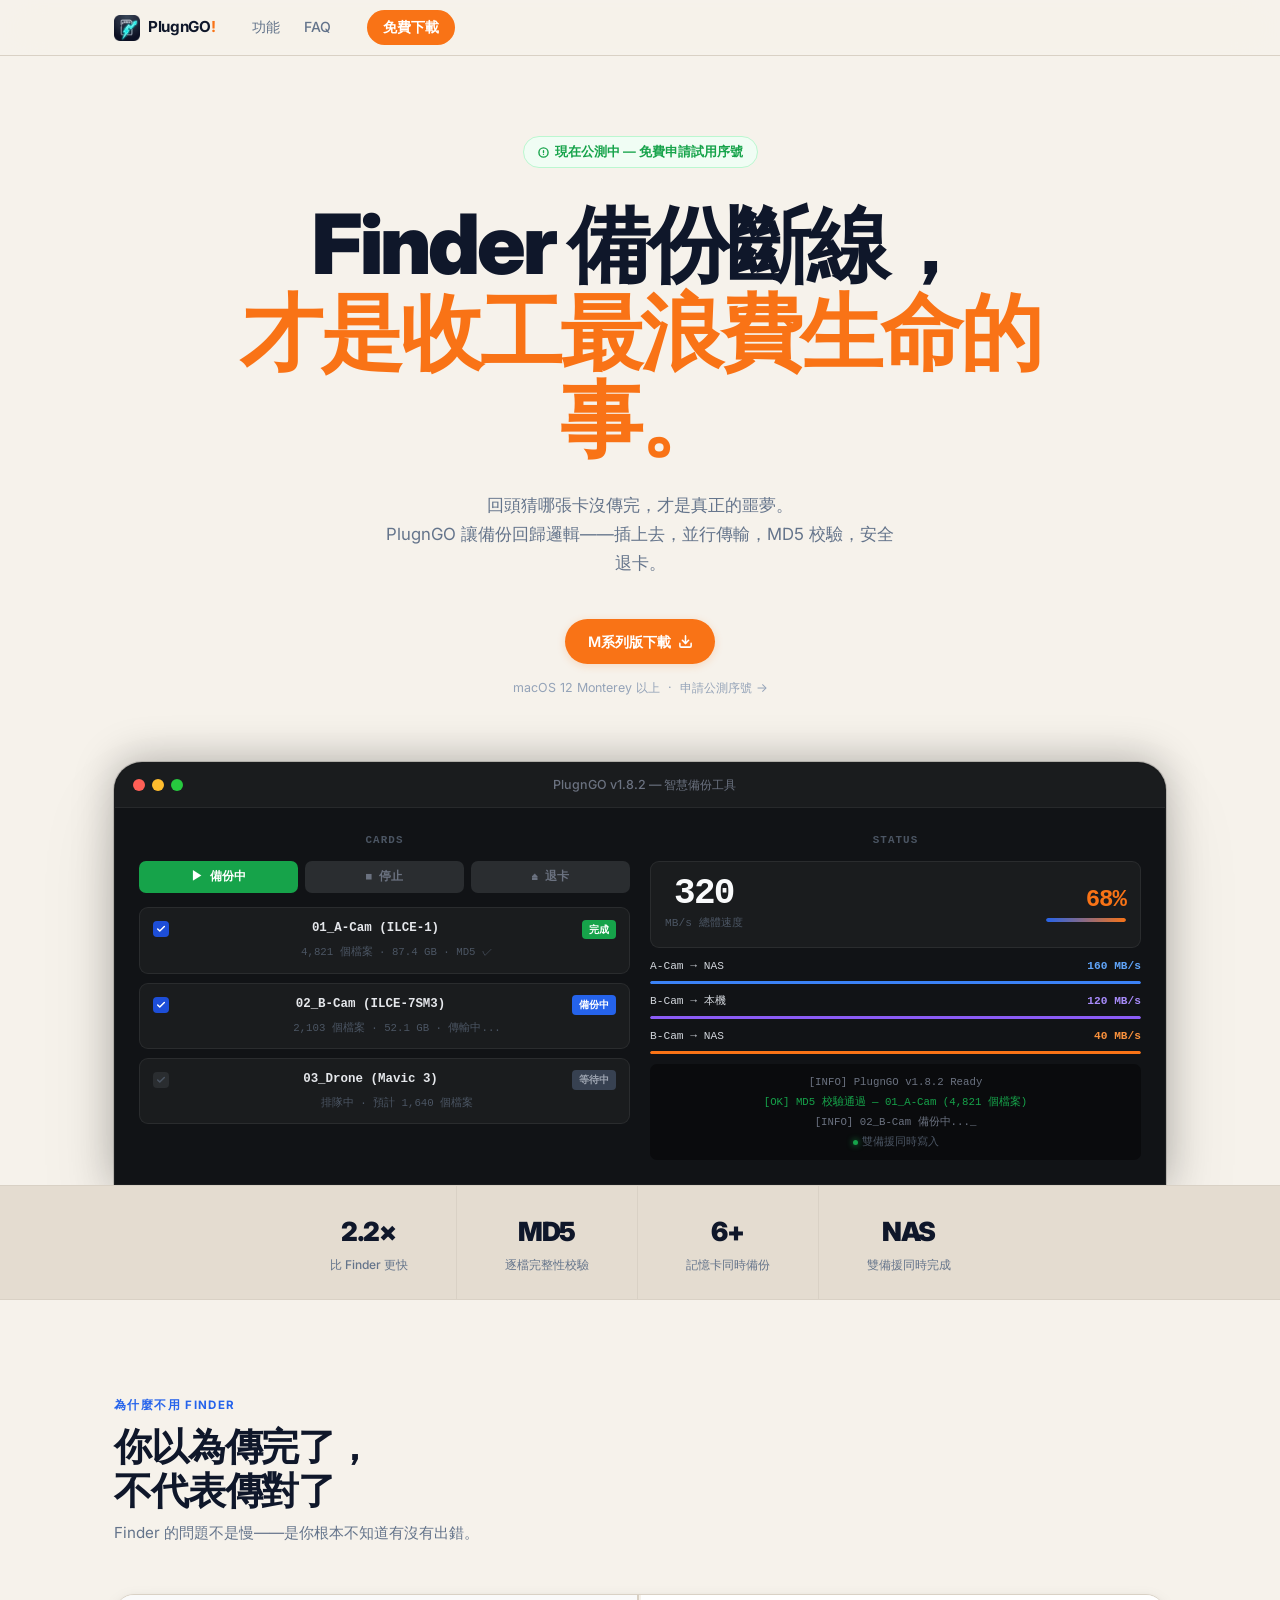
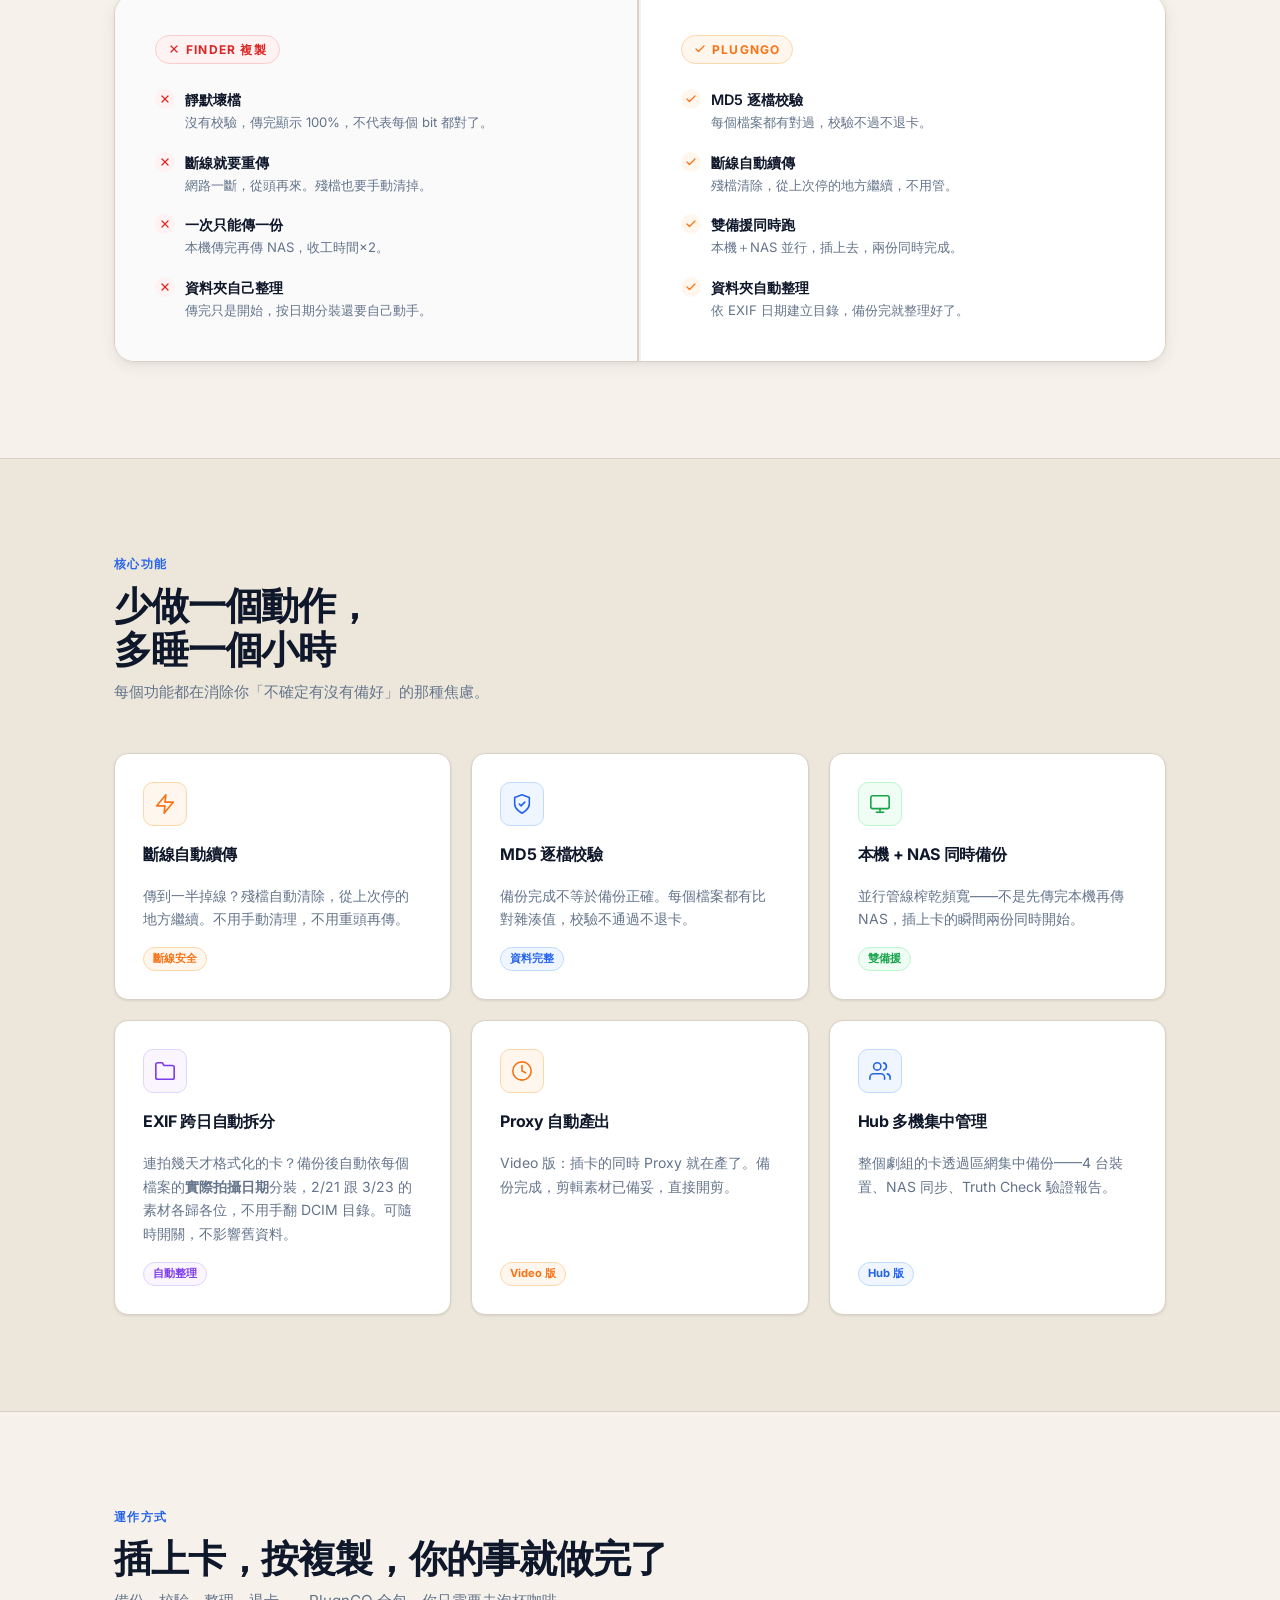
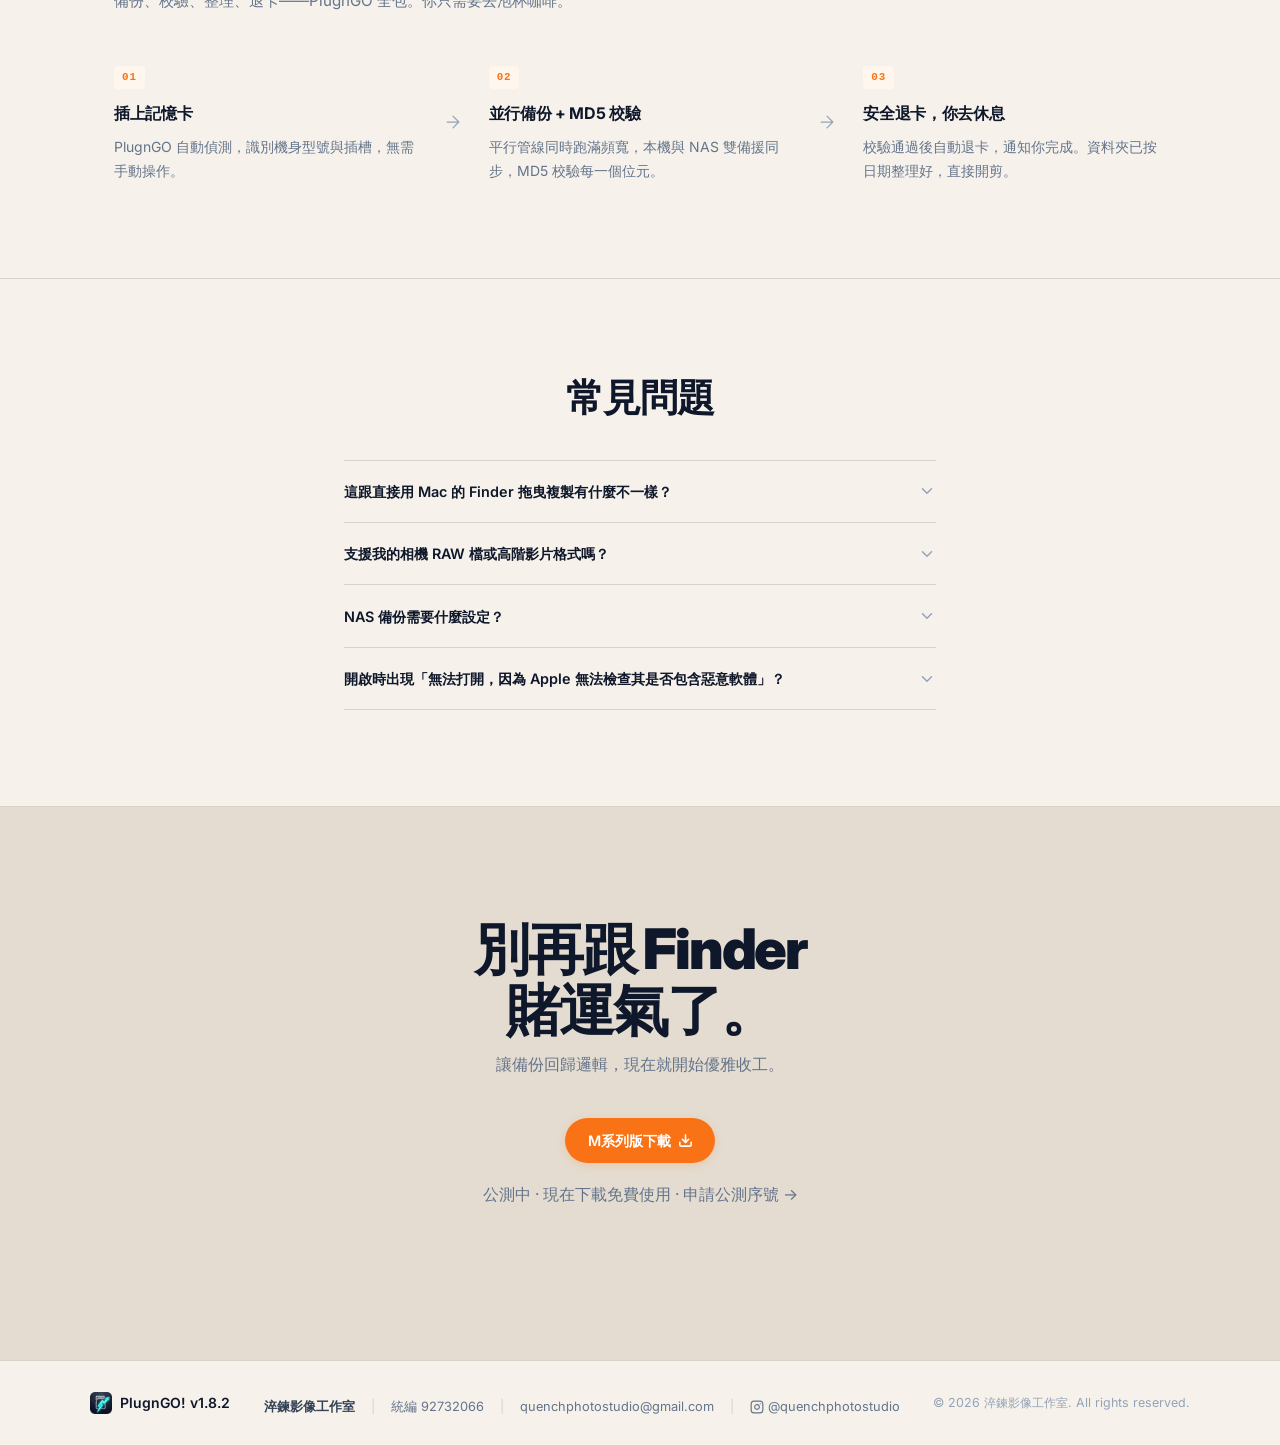
<file: index.html>
<!DOCTYPE html>
<html lang="zh-TW">

<head>
    <meta charset="UTF-8">
    <meta name="viewport" content="width=device-width, initial-scale=1.0">
    <title>PlugnGO — 攝影師的智慧備份工具</title>
    <meta name="description" content="專為攝影師設計的自動備份工具。插上記憶卡，自動備份、MD5 校驗、安全退卡。比 Finder 快 2.2 倍。">
    <link rel="preconnect" href="https://fonts.googleapis.com">
    <link rel="preconnect" href="https://fonts.gstatic.com" crossorigin>
    <link href="https://fonts.googleapis.com/css2?family=Inter:wght@300;400;500;600;700;800;900&display=swap" rel="stylesheet">
    <link rel="stylesheet" href="style.css">
</head>

<body>
    <a href="#main" class="skip-link">跳至主要內容</a>

    <!-- NAV -->
    <header class="nav" role="banner">
        <div class="nav-inner">
            <a href="#" class="logo" aria-label="PlugnGO 首頁">
                <img src="assets/logo.png" alt="" width="26" height="26" aria-hidden="true">
                <span>PlugnGO<span class="logo-accent">!</span></span>
            </a>
            <nav aria-label="主要導覽">
                <ul class="nav-links">
                    <li><a href="#features">功能</a></li>
                    <li><a href="#faq">FAQ</a></li>
                </ul>
            </nav>
            <a href="#download" class="btn-nav">免費下載</a>
            <button class="hamburger" aria-expanded="false" aria-label="開啟選單">
                <span></span><span></span><span></span>
            </button>
        </div>
    </header>

    <div class="mobile-nav" id="mobile-nav">
        <a href="#features">功能</a>
        <a href="#faq">FAQ</a>
        <a href="#download" class="mobile-cta-link">免費下載</a>
    </div>

    <main id="main">

        <!-- HERO -->
        <section class="hero">
            <div class="hero-container">

                <div class="hero-badge">
                    <svg width="11" height="11" viewBox="0 0 24 24" fill="none" stroke="currentColor" stroke-width="3" stroke-linecap="round" stroke-linejoin="round" aria-hidden="true"><circle cx="12" cy="12" r="10"/><line x1="12" y1="8" x2="12" y2="12"/><line x1="12" y1="16" x2="12.01" y2="16"/></svg>
                    現在公測中 — 免費申請試用序號
                </div>

                <h1 class="hero-h1">
                    Finder 備份斷線，<br>
                    <span class="line-accent">才是收工最浪費生命的事。</span>
                </h1>

                <p class="hero-sub">
                    回頭猜哪張卡沒傳完，才是真正的噩夢。<br>
                    PlugnGO 讓備份回歸邏輯——插上去，並行傳輸，MD5 校驗，安全退卡。
                </p>

                <div class="hero-cta-row">
                    <a href="https://github.com/skiseiju/plugngo-website/releases/download/v1.8.2/PlugnGO-v1.8.2-Mac.dmg"
                       class="btn btn-primary"
                       aria-label="下載 PlugnGO M系列版">
                        M系列版下載
                        <svg width="15" height="15" viewBox="0 0 24 24" fill="none" stroke="currentColor" stroke-width="2.5" stroke-linecap="round" stroke-linejoin="round" aria-hidden="true"><path d="M21 15v4a2 2 0 0 1-2 2H5a2 2 0 0 1-2-2v-4"/><polyline points="7 10 12 15 17 10"/><line x1="12" y1="15" x2="12" y2="3"/></svg>
                    </a>
                </div>
                <p class="hero-fine">macOS 12 Monterey 以上 &nbsp;·&nbsp; <a href="https://plugngo.skiseiju.com/beta" class="hero-fine-link">申請公測序號 →</a></p>

                <!-- Full-width app mockup -->
                <div class="hero-mockup" aria-hidden="true">
                    <div class="win-titlebar">
                        <div class="win-dots">
                            <span class="dot dot-red"></span>
                            <span class="dot dot-yellow"></span>
                            <span class="dot dot-green"></span>
                        </div>
                        <span class="win-title">PlugnGO v1.8.2 — 智慧備份工具</span>
                    </div>
                    <div class="win-body">
                        <div class="win-col">
                            <div class="win-section-title">CARDS</div>
                            <div class="app-buttons">
                                <div class="app-btn app-btn-start">▶ 備份中</div>
                                <div class="app-btn app-btn-stop">■ 停止</div>
                                <div class="app-btn app-btn-eject">⏏ 退卡</div>
                            </div>
                            <div class="app-card">
                                <div class="app-card-top">
                                    <div class="card-check">
                                        <svg viewBox="0 0 24 24" fill="none" stroke="#fff" stroke-width="3.5" stroke-linecap="round" stroke-linejoin="round"><polyline points="20 6 9 17 4 12"/></svg>
                                    </div>
                                    <span class="card-label">01_A-Cam (ILCE-1)</span>
                                    <span class="card-tag card-tag-done">完成</span>
                                </div>
                                <div class="card-meta">4,821 個檔案 · 87.4 GB · MD5 ✓</div>
                            </div>
                            <div class="app-card">
                                <div class="app-card-top">
                                    <div class="card-check">
                                        <svg viewBox="0 0 24 24" fill="none" stroke="#fff" stroke-width="3.5" stroke-linecap="round" stroke-linejoin="round"><polyline points="20 6 9 17 4 12"/></svg>
                                    </div>
                                    <span class="card-label">02_B-Cam (ILCE-7SM3)</span>
                                    <span class="card-tag card-tag-active">備份中</span>
                                </div>
                                <div class="card-meta">2,103 個檔案 · 52.1 GB · 傳輸中...</div>
                            </div>
                            <div class="app-card">
                                <div class="app-card-top">
                                    <div class="card-check" style="background:#2a2d30;">
                                        <svg viewBox="0 0 24 24" fill="none" stroke="#4b5563" stroke-width="3.5" stroke-linecap="round" stroke-linejoin="round"><polyline points="20 6 9 17 4 12"/></svg>
                                    </div>
                                    <span class="card-label">03_Drone (Mavic 3)</span>
                                    <span class="card-tag card-tag-wait">等待中</span>
                                </div>
                                <div class="card-meta">排隊中 · 預計 1,640 個檔案</div>
                            </div>
                        </div>

                        <div class="win-col">
                            <div class="win-section-title">STATUS</div>
                            <div class="win-monitor">
                                <div>
                                    <div class="mon-speed-num">320</div>
                                    <div class="mon-speed-unit">MB/s 總體速度</div>
                                </div>
                                <div class="mon-right">
                                    <div class="mon-pct">68%</div>
                                    <div class="mon-bar"><div class="mon-fill"></div></div>
                                </div>
                            </div>
                            <div class="task-item">
                                <div class="task-info">
                                    <span class="task-name">A-Cam → NAS</span>
                                    <span class="task-speed s1">160 MB/s</span>
                                </div>
                                <div class="task-bar"><div class="task-fill f1"></div></div>
                            </div>
                            <div class="task-item">
                                <div class="task-info">
                                    <span class="task-name">B-Cam → 本機</span>
                                    <span class="task-speed s2">120 MB/s</span>
                                </div>
                                <div class="task-bar"><div class="task-fill f2"></div></div>
                            </div>
                            <div class="task-item">
                                <div class="task-info">
                                    <span class="task-name">B-Cam → NAS</span>
                                    <span class="task-speed s3">40 MB/s</span>
                                </div>
                                <div class="task-bar"><div class="task-fill f3"></div></div>
                            </div>
                            <div class="win-log">
                                <span class="log-line log-info">[INFO] PlugnGO v1.8.2 Ready</span>
                                <span class="log-line log-ok">[OK] MD5 校驗通過 — 01_A-Cam (4,821 個檔案)</span>
                                <span class="log-line log-info">[INFO] 02_B-Cam 備份中...<span class="cursor">_</span></span>
                                <span class="log-line"><span class="status-dot"></span>雙備援同時寫入</span>
                            </div>
                        </div>
                    </div>
                </div>

            </div>
        </section>

        <!-- STATS -->
        <div class="stats-strip">
            <div class="container stats-inner">
                <div class="stat-item">
                    <span class="stat-num">2.2×</span>
                    <span class="stat-label">比 Finder 更快</span>
                </div>
                <div class="stat-divider" aria-hidden="true"></div>
                <div class="stat-item">
                    <span class="stat-num">MD5</span>
                    <span class="stat-label">逐檔完整性校驗</span>
                </div>
                <div class="stat-divider" aria-hidden="true"></div>
                <div class="stat-item">
                    <span class="stat-num">6+</span>
                    <span class="stat-label">記憶卡同時備份</span>
                </div>
                <div class="stat-divider" aria-hidden="true"></div>
                <div class="stat-item">
                    <span class="stat-num">NAS</span>
                    <span class="stat-label">雙備援同時完成</span>
                </div>
            </div>
        </div>

        <!-- PROBLEM vs SOLUTION -->
        <section class="problem" aria-labelledby="problem-heading">
            <div class="container">
                <div class="section-label">為什麼不用 Finder</div>
                <h2 class="section-h2" id="problem-heading">你以為傳完了，<br>不代表傳對了</h2>
                <p class="section-sub">Finder 的問題不是慢——是你根本不知道有沒有出錯。</p>

                <div class="problem-grid reveal">
                    <div class="problem-col col-bad">
                        <div class="problem-col-label label-bad">
                            <svg width="12" height="12" viewBox="0 0 24 24" fill="none" stroke="currentColor" stroke-width="2.5" stroke-linecap="round" stroke-linejoin="round" aria-hidden="true"><line x1="18" y1="6" x2="6" y2="18"/><line x1="6" y1="6" x2="18" y2="18"/></svg>
                            Finder 複製
                        </div>
                        <div class="problem-list">
                            <div class="problem-item">
                                <div class="problem-icon icon-bad">
                                    <svg width="12" height="12" viewBox="0 0 24 24" fill="none" stroke="currentColor" stroke-width="2.5" stroke-linecap="round" stroke-linejoin="round"><line x1="18" y1="6" x2="6" y2="18"/><line x1="6" y1="6" x2="18" y2="18"/></svg>
                                </div>
                                <div class="problem-item-text">
                                    <strong>靜默壞檔</strong>
                                    <span>沒有校驗，傳完顯示 100%，不代表每個 bit 都對了。</span>
                                </div>
                            </div>
                            <div class="problem-item">
                                <div class="problem-icon icon-bad">
                                    <svg width="12" height="12" viewBox="0 0 24 24" fill="none" stroke="currentColor" stroke-width="2.5" stroke-linecap="round" stroke-linejoin="round"><line x1="18" y1="6" x2="6" y2="18"/><line x1="6" y1="6" x2="18" y2="18"/></svg>
                                </div>
                                <div class="problem-item-text">
                                    <strong>斷線就要重傳</strong>
                                    <span>網路一斷，從頭再來。殘檔也要手動清掉。</span>
                                </div>
                            </div>
                            <div class="problem-item">
                                <div class="problem-icon icon-bad">
                                    <svg width="12" height="12" viewBox="0 0 24 24" fill="none" stroke="currentColor" stroke-width="2.5" stroke-linecap="round" stroke-linejoin="round"><line x1="18" y1="6" x2="6" y2="18"/><line x1="6" y1="6" x2="18" y2="18"/></svg>
                                </div>
                                <div class="problem-item-text">
                                    <strong>一次只能傳一份</strong>
                                    <span>本機傳完再傳 NAS，收工時間×2。</span>
                                </div>
                            </div>
                            <div class="problem-item">
                                <div class="problem-icon icon-bad">
                                    <svg width="12" height="12" viewBox="0 0 24 24" fill="none" stroke="currentColor" stroke-width="2.5" stroke-linecap="round" stroke-linejoin="round"><line x1="18" y1="6" x2="6" y2="18"/><line x1="6" y1="6" x2="18" y2="18"/></svg>
                                </div>
                                <div class="problem-item-text">
                                    <strong>資料夾自己整理</strong>
                                    <span>傳完只是開始，按日期分裝還要自己動手。</span>
                                </div>
                            </div>
                        </div>
                    </div>

                    <div class="problem-col">
                        <div class="problem-col-label label-good">
                            <svg width="12" height="12" viewBox="0 0 24 24" fill="none" stroke="currentColor" stroke-width="2.5" stroke-linecap="round" stroke-linejoin="round" aria-hidden="true"><polyline points="20 6 9 17 4 12"/></svg>
                            PlugnGO
                        </div>
                        <div class="problem-list">
                            <div class="problem-item">
                                <div class="problem-icon icon-good">
                                    <svg width="12" height="12" viewBox="0 0 24 24" fill="none" stroke="currentColor" stroke-width="2.5" stroke-linecap="round" stroke-linejoin="round"><polyline points="20 6 9 17 4 12"/></svg>
                                </div>
                                <div class="problem-item-text">
                                    <strong>MD5 逐檔校驗</strong>
                                    <span>每個檔案都有對過，校驗不過不退卡。</span>
                                </div>
                            </div>
                            <div class="problem-item">
                                <div class="problem-icon icon-good">
                                    <svg width="12" height="12" viewBox="0 0 24 24" fill="none" stroke="currentColor" stroke-width="2.5" stroke-linecap="round" stroke-linejoin="round"><polyline points="20 6 9 17 4 12"/></svg>
                                </div>
                                <div class="problem-item-text">
                                    <strong>斷線自動續傳</strong>
                                    <span>殘檔清除，從上次停的地方繼續，不用管。</span>
                                </div>
                            </div>
                            <div class="problem-item">
                                <div class="problem-icon icon-good">
                                    <svg width="12" height="12" viewBox="0 0 24 24" fill="none" stroke="currentColor" stroke-width="2.5" stroke-linecap="round" stroke-linejoin="round"><polyline points="20 6 9 17 4 12"/></svg>
                                </div>
                                <div class="problem-item-text">
                                    <strong>雙備援同時跑</strong>
                                    <span>本機＋NAS 並行，插上去，兩份同時完成。</span>
                                </div>
                            </div>
                            <div class="problem-item">
                                <div class="problem-icon icon-good">
                                    <svg width="12" height="12" viewBox="0 0 24 24" fill="none" stroke="currentColor" stroke-width="2.5" stroke-linecap="round" stroke-linejoin="round"><polyline points="20 6 9 17 4 12"/></svg>
                                </div>
                                <div class="problem-item-text">
                                    <strong>資料夾自動整理</strong>
                                    <span>依 EXIF 日期建立目錄，備份完就整理好了。</span>
                                </div>
                            </div>
                        </div>
                    </div>
                </div>
            </div>
        </section>

        <!-- FEATURES -->
        <section class="features" id="features" aria-labelledby="features-heading">
            <div class="container">
                <div class="features-header">
                    <div class="section-label">核心功能</div>
                    <h2 class="section-h2" id="features-heading">少做一個動作，<br>多睡一個小時</h2>
                    <p class="section-sub">每個功能都在消除你「不確定有沒有備好」的那種焦慮。</p>
                </div>

                <div class="features-grid">

                    <div class="feat-card reveal">
                        <div class="feat-icon orange" aria-hidden="true">
                            <svg width="22" height="22" viewBox="0 0 24 24" fill="none" stroke="currentColor" stroke-width="1.75" stroke-linecap="round" stroke-linejoin="round"><path d="M13 2L3 14h9l-1 8 10-12h-9l1-8z"/></svg>
                        </div>
                        <h3>斷線自動續傳</h3>
                        <p>傳到一半掉線？殘檔自動清除，從上次停的地方繼續。不用手動清理，不用重頭再傳。</p>
                        <span class="feat-tag">斷線安全</span>
                    </div>

                    <div class="feat-card reveal">
                        <div class="feat-icon blue" aria-hidden="true">
                            <svg width="22" height="22" viewBox="0 0 24 24" fill="none" stroke="currentColor" stroke-width="1.75" stroke-linecap="round" stroke-linejoin="round"><path d="M12 22s8-4 8-10V5l-8-3-8 3v7c0 6 8 10 8 10z"/><polyline points="9 12 11 14 15 10"/></svg>
                        </div>
                        <h3>MD5 逐檔校驗</h3>
                        <p>備份完成不等於備份正確。每個檔案都有比對雜湊值，校驗不通過不退卡。</p>
                        <span class="feat-tag" style="background:var(--blue-light);color:var(--blue);border-color:var(--blue-border);">資料完整</span>
                    </div>

                    <div class="feat-card reveal">
                        <div class="feat-icon green" aria-hidden="true">
                            <svg width="22" height="22" viewBox="0 0 24 24" fill="none" stroke="currentColor" stroke-width="1.75" stroke-linecap="round" stroke-linejoin="round"><rect x="2" y="3" width="20" height="14" rx="2"/><line x1="8" y1="21" x2="16" y2="21"/><line x1="12" y1="17" x2="12" y2="21"/></svg>
                        </div>
                        <h3>本機 + NAS 同時備份</h3>
                        <p>並行管線榨乾頻寬——不是先傳完本機再傳 NAS，插上卡的瞬間兩份同時開始。</p>
                        <span class="feat-tag" style="background:var(--green-light);color:var(--green);border-color:#bbf7d0;">雙備援</span>
                    </div>

                    <div class="feat-card reveal">
                        <div class="feat-icon purple" aria-hidden="true">
                            <svg width="22" height="22" viewBox="0 0 24 24" fill="none" stroke="currentColor" stroke-width="1.75" stroke-linecap="round" stroke-linejoin="round"><path d="M22 19a2 2 0 0 1-2 2H4a2 2 0 0 1-2-2V5a2 2 0 0 1 2-2h5l2 3h9a2 2 0 0 1 2 2z"/></svg>
                        </div>
                        <h3>EXIF 跨日自動拆分</h3>
                        <p>連拍幾天才格式化的卡？備份後自動依每個檔案的<strong>實際拍攝日期</strong>分裝，2/21 跟 3/23 的素材各歸各位，不用手翻 DCIM 目錄。可隨時開關，不影響舊資料。</p>
                        <span class="feat-tag" style="background:#faf5ff;color:#7c3aed;border-color:#ddd6fe;">自動整理</span>
                    </div>

                    <div class="feat-card reveal">
                        <div class="feat-icon orange" aria-hidden="true">
                            <svg width="22" height="22" viewBox="0 0 24 24" fill="none" stroke="currentColor" stroke-width="1.75" stroke-linecap="round" stroke-linejoin="round"><circle cx="12" cy="12" r="10"/><polyline points="12 6 12 12 16 14"/></svg>
                        </div>
                        <h3>Proxy 自動產出</h3>
                        <p>Video 版：插卡的同時 Proxy 就在產了。備份完成，剪輯素材已備妥，直接開剪。</p>
                        <span class="feat-tag">Video 版</span>
                    </div>

                    <div class="feat-card reveal">
                        <div class="feat-icon blue" aria-hidden="true">
                            <svg width="22" height="22" viewBox="0 0 24 24" fill="none" stroke="currentColor" stroke-width="1.75" stroke-linecap="round" stroke-linejoin="round"><path d="M17 21v-2a4 4 0 0 0-4-4H5a4 4 0 0 0-4 4v2"/><circle cx="9" cy="7" r="4"/><path d="M23 21v-2a4 4 0 0 0-3-3.87"/><path d="M16 3.13a4 4 0 0 1 0 7.75"/></svg>
                        </div>
                        <h3>Hub 多機集中管理</h3>
                        <p>整個劇組的卡透過區網集中備份——4 台裝置、NAS 同步、Truth Check 驗證報告。</p>
                        <span class="feat-tag" style="background:var(--blue-light);color:var(--blue);border-color:var(--blue-border);">Hub 版</span>
                    </div>

                </div>
            </div>
        </section>

        <!-- HOW IT WORKS -->
        <section class="how" aria-labelledby="how-heading">
            <div class="container">
                <div class="section-label">運作方式</div>
                <h2 class="section-h2" id="how-heading">插上卡，按複製，你的事就做完了</h2>
                <p class="section-sub">備份、校驗、整理、退卡——PlugnGO 全包。你只需要去泡杯咖啡。</p>
                <div class="how-steps">

                    <div class="how-step reveal">
                        <span class="step-num">01</span>
                        <h3>插上記憶卡</h3>
                        <p>PlugnGO 自動偵測，識別機身型號與插槽，無需手動操作。</p>
                    </div>

                    <div class="how-connector" aria-hidden="true">
                        <svg width="20" height="20" viewBox="0 0 24 24" fill="none" stroke="currentColor" stroke-width="1.5" stroke-linecap="round" stroke-linejoin="round"><path d="M5 12h14M12 5l7 7-7 7"/></svg>
                    </div>

                    <div class="how-step reveal">
                        <span class="step-num">02</span>
                        <h3>並行備份 + MD5 校驗</h3>
                        <p>平行管線同時跑滿頻寬，本機與 NAS 雙備援同步，MD5 校驗每一個位元。</p>
                    </div>

                    <div class="how-connector" aria-hidden="true">
                        <svg width="20" height="20" viewBox="0 0 24 24" fill="none" stroke="currentColor" stroke-width="1.5" stroke-linecap="round" stroke-linejoin="round"><path d="M5 12h14M12 5l7 7-7 7"/></svg>
                    </div>

                    <div class="how-step reveal">
                        <span class="step-num">03</span>
                        <h3>安全退卡，你去休息</h3>
                        <p>校驗通過後自動退卡，通知你完成。資料夾已按日期整理好，直接開剪。</p>
                    </div>

                </div>
            </div>
        </section>

        <!-- FAQ -->
        <section class="faq" id="faq" aria-labelledby="faq-heading">
            <div class="faq-inner">
                <h2 class="section-h2" id="faq-heading">常見問題</h2>

                <details class="faq-item">
                    <summary class="faq-q">
                        這跟直接用 Mac 的 Finder 拖曳複製有什麼不一樣？
                        <svg class="faq-chevron" width="18" height="18" viewBox="0 0 24 24" fill="none" stroke="currentColor" stroke-width="2" stroke-linecap="round" stroke-linejoin="round" aria-hidden="true"><polyline points="6 9 12 15 18 9"/></svg>
                    </summary>
                    <div class="faq-a">
                        Finder 使用串行處理（單執行緒），且沒有嚴格的檔案校驗，斷線可能造成「靜默壞檔」——你以為備份完了，其實沒有。<br><br>
                        PlugnGO 的<b>並行資料管線</b>徹底榨乾頻寬，速度更快；最重要的是加入了 <b>MD5 Hash 校驗</b>，確保來源與目標一字不差。
                    </div>
                </details>

                <details class="faq-item">
                    <summary class="faq-q">
                        支援我的相機 RAW 檔或高階影片格式嗎？
                        <svg class="faq-chevron" width="18" height="18" viewBox="0 0 24 24" fill="none" stroke="currentColor" stroke-width="2" stroke-linecap="round" stroke-linejoin="round" aria-hidden="true"><polyline points="6 9 12 15 18 9"/></svg>
                    </summary>
                    <div class="faq-a">
                        完全支援。無論是 Sony ARW、Canon CR3、Nikon NEF，或是相機 MP4、電影機 MXF、BRAW 等專業格式，底層核心引擎都能無損通過，EXIF/Metadata 日期擷取也涵蓋影音格式。
                    </div>
                </details>

                <details class="faq-item">
                    <summary class="faq-q">
                        NAS 備份需要什麼設定？
                        <svg class="faq-chevron" width="18" height="18" viewBox="0 0 24 24" fill="none" stroke="currentColor" stroke-width="2" stroke-linecap="round" stroke-linejoin="round" aria-hidden="true"><polyline points="6 9 12 15 18 9"/></svg>
                    </summary>
                    <div class="faq-a">
                        只需要 NAS 掛載在 Mac 上（透過 SMB/AFP 或 Finder 連線）。PlugnGO 會直接將 NAS 視為本機目標路徑進行寫入，無需額外設定或安裝 NAS 側套件。
                    </div>
                </details>

                <details class="faq-item">
                    <summary class="faq-q">
                        開啟時出現「無法打開，因為 Apple 無法檢查其是否包含惡意軟體」？
                        <svg class="faq-chevron" width="18" height="18" viewBox="0 0 24 24" fill="none" stroke="currentColor" stroke-width="2" stroke-linecap="round" stroke-linejoin="round" aria-hidden="true"><polyline points="6 9 12 15 18 9"/></svg>
                    </summary>
                    <div class="faq-a">
                        這是 macOS Gatekeeper 的正常保護機制。PlugnGO 目前處於公測階段，尚未完成 Apple 公證（Notarization），因此首次開啟會被攔截。<br><br>
                        <b>最快解法：</b>打開「系統設定 → 隱私權與安全性」，找到 PlugnGO 被封鎖的訊息，點選「強制打開」即可。<br><br>
                        <a href="/gatekeeper" style="color:var(--blue);font-weight:600;">查看完整圖文教學 →</a>
                    </div>
                </details>

            </div>
        </section>

        <!-- FINAL CTA -->
        <section class="final-cta" id="download" aria-labelledby="cta-heading">
            <h2 id="cta-heading">別再跟 Finder<br>賭運氣了。</h2>
            <p>讓備份回歸邏輯，現在就開始優雅收工。</p>
            <div class="cta-btns">
                <a href="https://github.com/skiseiju/plugngo-website/releases/download/v1.8.2/PlugnGO-v1.8.2-Mac.dmg"
                   class="btn btn-primary"
                   aria-label="下載 PlugnGO M系列版">
                    M系列版下載
                    <svg width="15" height="15" viewBox="0 0 24 24" fill="none" stroke="currentColor" stroke-width="2.5" stroke-linecap="round" stroke-linejoin="round" aria-hidden="true"><path d="M21 15v4a2 2 0 0 1-2 2H5a2 2 0 0 1-2-2v-4"/><polyline points="7 10 12 15 17 10"/><line x1="12" y1="15" x2="12" y2="3"/></svg>
                </a>
            </div>
            <p class="cta-fine">公測中 · 現在下載免費使用 · <a href="https://plugngo.skiseiju.com/beta" class="cta-fine-link">申請公測序號 →</a></p>
        </section>

    </main>

    <!-- FOOTER -->
    <footer class="footer">
        <div class="footer-inner">
            <div class="footer-logo">
                <img src="assets/logo.png" alt="" width="22" height="22" aria-hidden="true">
                <span>PlugnGO! v1.8.2</span>
            </div>
            <div class="footer-contact" style="display:flex;flex-wrap:wrap;align-items:center;justify-content:center;gap:6px 16px;margin:12px 0 4px;font-size:0.8rem;color:var(--text-3);">
                <span style="font-weight:600;color:var(--text-2);">淬鍊影像工作室</span>
                <span style="color:var(--border);">|</span>
                <span>統編 92732066</span>
                <span style="color:var(--border);">|</span>
                <a href="mailto:quenchphotostudio@gmail.com" style="color:var(--text-3);transition:color 0.15s;" onmouseover="this.style.color='var(--blue)'" onmouseout="this.style.color='var(--text-3)'">quenchphotostudio@gmail.com</a>
                <span style="color:var(--border);">|</span>
                <a href="https://instagram.com/quenchphotostudio" target="_blank" rel="noopener" style="color:var(--text-3);display:inline-flex;align-items:center;gap:4px;transition:color 0.15s;" onmouseover="this.style.color='var(--blue)'" onmouseout="this.style.color='var(--text-3)'">
                    <svg width="14" height="14" viewBox="0 0 24 24" fill="none" stroke="currentColor" stroke-width="2" stroke-linecap="round" stroke-linejoin="round"><rect x="2" y="2" width="20" height="20" rx="5" ry="5"/><path d="M16 11.37A4 4 0 1 1 12.63 8 4 4 0 0 1 16 11.37z"/><line x1="17.5" y1="6.5" x2="17.51" y2="6.5"/></svg>
                    @quenchphotostudio
                </a>
            </div>
            <p class="footer-copy">© 2026 淬鍊影像工作室. All rights reserved.</p>
        </div>
    </footer>

    <script src="script.js"></script>
</body>

</html>
</file>
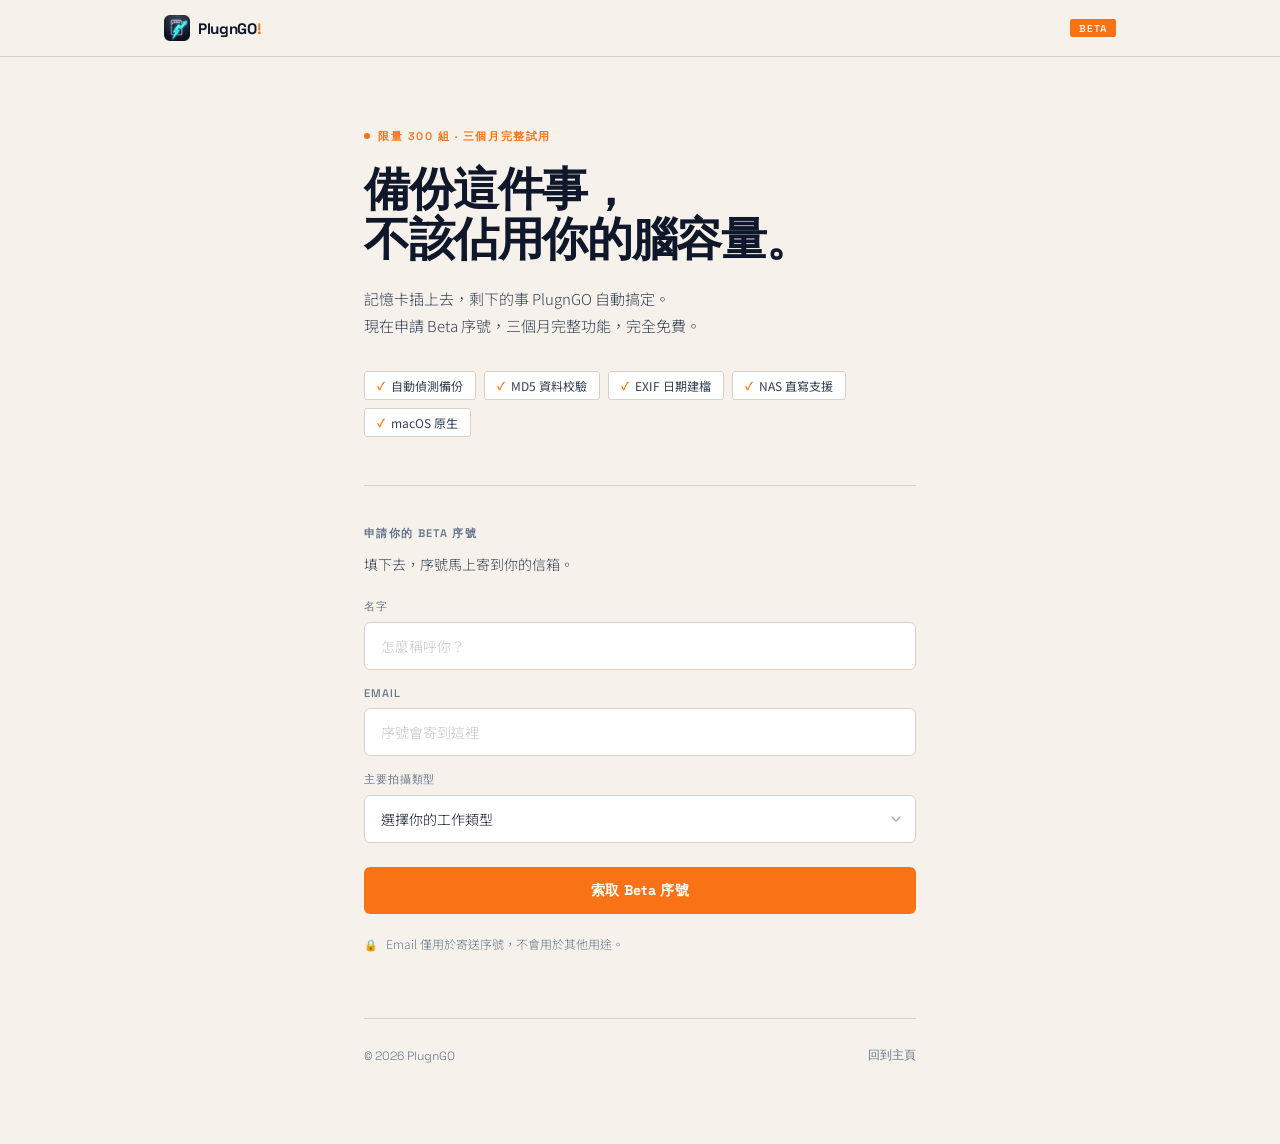
<file: beta/index.html>
<!DOCTYPE html>
<html lang="zh-TW">

<head>
  <meta charset="UTF-8">
  <meta name="viewport" content="width=device-width, initial-scale=1.0">
  <title>PlugnGO Beta — 免費試用申請</title>
  <link rel="preconnect" href="https://fonts.googleapis.com">
  <link rel="preconnect" href="https://fonts.gstatic.com" crossorigin>
  <link
    href="https://fonts.googleapis.com/css2?family=Space+Grotesk:wght@400;500;600;700&family=Noto+Sans+TC:wght@300;400;500&display=swap"
    rel="stylesheet">
  <style>
    *,
    *::before,
    *::after {
      box-sizing: border-box;
      margin: 0;
      padding: 0;
    }

    :root {
      --bg: #f6f2eb;
      --surface: #ffffff;
      --surface-2: #ede7db;
      --border: #d9d1c5;
      --border-hover: #c5bdb1;
      --white: #0f172a;
      --dim: #334155;
      --dim2: #64748b;
      --accent: #f97316;
      --accent-dim: #fff7ed;
      --accent-border: #fed7aa;
    }

    html {
      scroll-behavior: smooth;
    }

    body {
      background: var(--bg);
      color: var(--white);
      font-family: 'Noto Sans TC', sans-serif;
      font-weight: 300;
      min-height: 100vh;
      -webkit-font-smoothing: antialiased;
    }

    /* ── Nav ── */
    nav {
      position: fixed;
      top: 0;
      left: 0;
      right: 0;
      z-index: 100;
      backdrop-filter: blur(12px);
      -webkit-backdrop-filter: blur(12px);
      background: rgba(246, 242, 235, 0.92);
      border-bottom: 1px solid var(--border);
    }

    .nav-inner {
      max-width: 1000px;
      margin: 0 auto;
      padding: 0 24px;
      height: 56px;
      display: flex;
      align-items: center;
      justify-content: space-between;
    }

    .logo {
      display: flex;
      align-items: center;
      gap: 8px;
      font-family: 'Space Grotesk', sans-serif;
      font-weight: 700;
      font-size: 0.95rem;
      color: var(--white);
      text-decoration: none;
      letter-spacing: -0.02em;
    }

    .logo img {
      width: 26px;
      height: 26px;
      display: block;
    }

    .logo-accent {
      color: var(--accent);
    }

    .nav-badge {
      font-family: 'Space Grotesk', sans-serif;
      font-size: 10px;
      font-weight: 600;
      letter-spacing: 0.1em;
      text-transform: uppercase;
      color: var(--bg);
      background: var(--accent);
      padding: 3px 9px 2px;
      border-radius: 2px;
    }

    /* ── Page ── */
    .page {
      max-width: 600px;
      margin: 0 auto;
      padding: 120px 24px 80px;
    }

    /* ── Hero ── */
    .eyebrow {
      display: inline-flex;
      align-items: center;
      gap: 8px;
      font-family: 'Space Grotesk', sans-serif;
      font-size: 11px;
      font-weight: 600;
      letter-spacing: 0.14em;
      text-transform: uppercase;
      color: var(--accent);
      margin-bottom: 20px;
      opacity: 0;
      animation: up 0.5s 0.1s ease forwards;
    }

    .eyebrow::before {
      content: '';
      display: inline-block;
      width: 6px;
      height: 6px;
      background: var(--accent);
      border-radius: 50%;
    }

    h1 {
      font-family: 'Space Grotesk', sans-serif;
      font-weight: 700;
      font-size: clamp(30px, 5.5vw, 46px);
      line-height: 1.1;
      letter-spacing: -0.03em;
      margin-bottom: 20px;
      opacity: 0;
      animation: up 0.5s 0.15s ease forwards;
    }

    .desc {
      font-size: 15px;
      line-height: 1.8;
      color: var(--dim);
      margin-bottom: 32px;
      opacity: 0;
      animation: up 0.5s 0.2s ease forwards;
    }

    /* ── 功能標籤 ── */
    .pills {
      display: flex;
      flex-wrap: wrap;
      gap: 8px;
      margin-bottom: 48px;
      opacity: 0;
      animation: up 0.5s 0.25s ease forwards;
    }

    .pill {
      font-size: 12px;
      font-weight: 400;
      color: var(--dim);
      background: var(--surface);
      border: 1px solid var(--border);
      border-radius: 3px;
      padding: 5px 12px;
      display: flex;
      align-items: center;
      gap: 6px;
    }

    .pill-check {
      color: var(--accent);
      font-size: 11px;
      font-weight: 700;
    }

    /* ── 分隔 ── */
    hr {
      border: none;
      border-top: 1px solid var(--border);
      margin-bottom: 40px;
      opacity: 0;
      animation: up 0.5s 0.3s ease forwards;
    }

    /* ── 表單 ── */
    .form-wrap {
      opacity: 0;
      animation: up 0.5s 0.35s ease forwards;
    }

    .form-heading {
      font-family: 'Space Grotesk', sans-serif;
      font-size: 11px;
      font-weight: 600;
      letter-spacing: 0.12em;
      text-transform: uppercase;
      color: var(--dim2);
      margin-bottom: 28px;
    }

    .field {
      margin-bottom: 16px;
    }

    .field label {
      display: block;
      font-size: 11px;
      letter-spacing: 0.08em;
      text-transform: uppercase;
      color: var(--dim2);
      margin-bottom: 8px;
      font-family: 'Space Grotesk', sans-serif;
      font-weight: 500;
    }

    .field input,
    .field select {
      width: 100%;
      background: var(--surface);
      border: 1px solid var(--border);
      border-radius: 6px;
      padding: 13px 16px;
      font-size: 14px;
      font-family: 'Noto Sans TC', sans-serif;
      font-weight: 300;
      color: var(--white);
      outline: none;
      transition: border-color 0.15s, background 0.15s;
      -webkit-appearance: none;
      appearance: none;
    }

    .field select {
      background-image: url("data:image/svg+xml,%3Csvg width='10' height='6' viewBox='0 0 10 6' xmlns='http://www.w3.org/2000/svg'%3E%3Cpath d='M1 1l4 4 4-4' stroke='rgba(15,23,42,0.35)' stroke-width='1.5' fill='none' stroke-linecap='round'/%3E%3C/svg%3E");
      background-repeat: no-repeat;
      background-position: right 14px center;
      cursor: pointer;
    }

    .field select option {
      background: #ffffff;
    }

    .field input:focus,
    .field select:focus {
      border-color: var(--accent-border);
      background: rgba(249, 115, 22, 0.04);
    }

    .field input::placeholder {
      color: rgba(15, 23, 42, 0.25);
    }

    .submit-btn {
      width: 100%;
      margin-top: 8px;
      padding: 14px 24px;
      background: var(--accent);
      color: #ffffff;
      border: none;
      border-radius: 6px;
      font-family: 'Space Grotesk', sans-serif;
      font-size: 14px;
      font-weight: 700;
      letter-spacing: 0.02em;
      cursor: pointer;
      transition: opacity 0.15s, transform 0.1s;
      position: relative;
      overflow: hidden;
    }

    .submit-btn:hover:not(:disabled) {
      opacity: 0.88;
      transform: translateY(-1px);
    }

    .submit-btn:active:not(:disabled) {
      transform: translateY(0);
    }

    .submit-btn:disabled {
      opacity: 0.4;
      cursor: not-allowed;
    }

    .btn-inner {
      transition: opacity 0.2s;
    }

    .btn-spinner {
      position: absolute;
      inset: 0;
      display: flex;
      align-items: center;
      justify-content: center;
      opacity: 0;
      transition: opacity 0.2s;
    }

    .submit-btn.loading .btn-inner {
      opacity: 0;
    }

    .submit-btn.loading .btn-spinner {
      opacity: 1;
    }

    .spin {
      width: 16px;
      height: 16px;
      border: 2px solid rgba(255, 255, 255, 0.3);
      border-top-color: #ffffff;
      border-radius: 50%;
      animation: spinning 0.65s linear infinite;
    }

    /* ── 訊息 ── */
    .msg {
      display: none;
      margin-top: 14px;
      padding: 13px 16px;
      border-radius: 6px;
      font-size: 13px;
      line-height: 1.6;
    }

    .msg.error {
      display: block;
      background: rgba(255, 80, 80, 0.07);
      border: 1px solid rgba(255, 80, 80, 0.2);
      color: #ff9090;
    }

    .msg.success {
      display: block;
      background: var(--accent-dim);
      border: 1px solid var(--accent-border);
      color: var(--accent);
    }

    /* ── 成功畫面 ── */
    .success-screen {
      display: none;
      padding: 48px 0;
    }

    .success-screen.show {
      display: block;
      animation: up 0.4s ease forwards;
    }

    .success-icon {
      font-size: 40px;
      margin-bottom: 20px;
    }

    .success-screen h2 {
      font-family: 'Space Grotesk', sans-serif;
      font-size: 24px;
      font-weight: 700;
      letter-spacing: -0.02em;
      margin-bottom: 12px;
    }

    .success-screen p {
      font-size: 14px;
      line-height: 1.8;
      color: var(--dim);
    }

    /* ── 注記 ── */
    .note {
      margin-top: 20px;
      font-size: 12px;
      color: var(--dim2);
      line-height: 1.7;
      display: flex;
      align-items: flex-start;
      gap: 8px;
    }

    .note::before {
      content: '🔒';
      font-size: 11px;
      flex-shrink: 0;
      margin-top: 1px;
    }

    /* ── Footer ── */
    footer {
      border-top: 1px solid var(--border);
      margin-top: 64px;
      padding: 28px 0 0;
      display: flex;
      justify-content: space-between;
      align-items: center;
      flex-wrap: wrap;
      gap: 12px;
    }

    footer span,
    footer a {
      font-size: 12px;
      color: var(--dim2);
      text-decoration: none;
      font-family: 'Space Grotesk', sans-serif;
    }

    footer a:hover {
      color: var(--dim);
    }

    .no-cc {
      margin-top: 12px;
      text-align: center;
      font-size: 12px;
      color: var(--dim2);
      letter-spacing: 0.02em;
    }

    /* ── Keyframes ── */
    @keyframes up {
      from {
        opacity: 0;
        transform: translateY(14px);
      }

      to {
        opacity: 1;
        transform: translateY(0);
      }
    }

    @keyframes spinning {
      to {
        transform: rotate(360deg);
      }
    }

    @media (max-width: 480px) {
      .page {
        padding: 100px 20px 60px;
      }

      footer {
        flex-direction: column;
      }
    }
  </style>
</head>

<body>

  <nav>
    <div class="nav-inner">
      <a href="https://plugngo.skiseiju.com" class="logo">
        <img src="../assets/logo.png" alt="" width="26" height="26" aria-hidden="true">
        <span>PlugnGO<span class="logo-accent">!</span></span>
      </a>
      <span class="nav-badge">Beta</span>
    </div>
  </nav>

  <main class="page">

    <p class="eyebrow">限量 300 組 · 三個月完整試用</p>

    <h1>備份這件事，<br>不該佔用你的腦容量。</h1>

    <p class="desc">
      記憶卡插上去，剩下的事 PlugnGO 自動搞定。<br>
      現在申請 Beta 序號，三個月完整功能，完全免費。
    </p>

    <div class="pills">
      <span class="pill"><span class="pill-check">✓</span> 自動偵測備份</span>
      <span class="pill"><span class="pill-check">✓</span> MD5 資料校驗</span>
      <span class="pill"><span class="pill-check">✓</span> EXIF 日期建檔</span>
      <span class="pill"><span class="pill-check">✓</span> NAS 直寫支援</span>
      <span class="pill"><span class="pill-check">✓</span> macOS 原生</span>
    </div>

    <hr>

    <!-- 表單 -->
    <div class="form-wrap" id="formWrap">
      <p class="form-heading">申請你的 Beta 序號</p>
      <p style="font-size:14px;color:var(--dim);margin:-16px 0 24px;line-height:1.6;">填下去，序號馬上寄到你的信箱。</p>

      <div class="field">
        <label for="name">名字</label>
        <input type="text" id="name" placeholder="怎麼稱呼你？" autocomplete="name">
      </div>

      <div class="field">
        <label for="email">Email</label>
        <input type="email" id="email" placeholder="序號會寄到這裡" autocomplete="email">
      </div>

      <div class="field">
        <label for="type">主要拍攝類型</label>
        <select id="type">
          <option value="" disabled selected>選擇你的工作類型</option>
          <option value="婚攝">婚攝</option>
          <option value="商業攝影">商業攝影</option>
          <option value="活動紀錄">活動紀錄</option>
          <option value="影片製作">影片製作</option>
          <option value="YouTube・IG 短影片">YouTube・IG 短影片</option>
          <option value="其他">其他</option>
        </select>
      </div>

      <button class="submit-btn" id="submitBtn" onclick="handleSubmit()">
        <span class="btn-inner">索取 Beta 序號</span>
        <span class="btn-spinner">
          <div class="spin"></div>
        </span>
      </button>

      <div class="msg" id="msgBox"></div>

      <p class="note">Email 僅用於寄送序號，不會用於其他用途。</p>
    </div>

    <!-- 成功 -->
    <div class="success-screen" id="successScreen">
      <div class="success-icon">📬</div>
      <h2>序號已寄出！</h2>
      <p>請檢查你的信箱，序號在那裡等你。<br>使用過程有任何問題，直接回覆那封信，<br>或到 <a href="https://www.facebook.com/skiseiju" target="_blank"
          rel="noopener" style="color:var(--accent);text-decoration:none;">Facebook</a> 留言找我都可以。</p>

      <!-- 下載區塊 -->
      <div style="margin-top:40px;padding-top:32px;border-top:1px solid var(--border);">
        <p class="form-heading" style="margin-bottom:16px;">下載 PlugnGO</p>
        <div style="display:flex;gap:10px;flex-wrap:wrap;margin-bottom:12px;">
          <a href="https://github.com/skiseiju/plugngo-website/releases/download/v1.8.2/PlugnGO-v1.8.2-Mac.dmg"
             style="flex:1;min-width:160px;display:flex;align-items:center;justify-content:center;gap:8px;padding:13px 20px;background:var(--accent);color:#fff;border-radius:6px;font-family:'Space Grotesk',sans-serif;font-size:14px;font-weight:700;letter-spacing:0.02em;text-decoration:none;transition:opacity 0.15s,transform 0.1s;"
             onmouseover="this.style.opacity='0.88';this.style.transform='translateY(-1px)'"
             onmouseout="this.style.opacity='1';this.style.transform='translateY(0)'">
            <svg width="15" height="15" viewBox="0 0 24 24" fill="none" stroke="currentColor" stroke-width="2.5" stroke-linecap="round" stroke-linejoin="round"><path d="M21 15v4a2 2 0 0 1-2 2H5a2 2 0 0 1-2-2v-4"/><polyline points="7 10 12 15 17 10"/><line x1="12" y1="15" x2="12" y2="3"/></svg>
            M 系列版
          </a>
        </div>
        <div style="font-size:12px;color:var(--dim2);margin-bottom:20px;">
          v1.8.2 · macOS 12 Monterey 以上
        </div>

        <!-- Gatekeeper 內嵌教學 -->
        <div style="font-size:13px;color:var(--dim);line-height:1.7;margin-bottom:16px;">
          macOS 首次開啟需要額外一個步驟，30 秒搞定。
        </div>

        <details id="gkGuide" style="background:var(--surface);border:1px solid var(--border);border-radius:8px;overflow:hidden;">
          <summary style="padding:14px 18px;font-family:'Space Grotesk',sans-serif;font-size:13px;font-weight:600;cursor:pointer;display:flex;align-items:center;justify-content:space-between;color:var(--white);">
            首次開啟教學（點擊展開）
            <svg width="14" height="14" viewBox="0 0 24 24" fill="none" stroke="var(--dim2)" stroke-width="2" stroke-linecap="round" stroke-linejoin="round"><polyline points="6 9 12 15 18 9"/></svg>
          </summary>
          <div style="padding:0 18px 18px;font-size:13px;color:var(--dim);line-height:1.8;">

            <!-- 狀況 A -->
            <div style="margin-top:16px;padding:14px 16px;background:var(--accent-dim);border:1px solid var(--accent-border);border-radius:6px;margin-bottom:20px;">
              <div style="font-weight:600;color:var(--white);margin-bottom:4px;font-size:12px;text-transform:uppercase;letter-spacing:0.08em;font-family:'Space Grotesk',sans-serif;">情況 A —「無法打開」警告</div>
              <div style="font-size:12px;color:var(--dim2);">出現「Apple 無法檢查是否包含惡意軟體」的對話框</div>
            </div>

            <div style="display:flex;flex-direction:column;gap:18px;">
              <div style="display:flex;gap:10px;align-items:flex-start;">
                <div style="flex-shrink:0;width:22px;height:22px;background:var(--accent);color:#fff;border-radius:50%;display:flex;align-items:center;justify-content:center;font-size:11px;font-weight:800;font-family:'Space Grotesk',sans-serif;">1</div>
                <div>按下<strong>「完成」</strong>關閉對話框（不要按「移到垃圾桶」）。</div>
              </div>
              <div style="display:flex;gap:10px;align-items:flex-start;">
                <div style="flex-shrink:0;width:22px;height:22px;background:var(--accent);color:#fff;border-radius:50%;display:flex;align-items:center;justify-content:center;font-size:11px;font-weight:800;font-family:'Space Grotesk',sans-serif;">2</div>
                <div>打開 <strong> → 系統設定 → 隱私權與安全性</strong>，往下捲動找到「PlugnGO 已被阻擋」的訊息。</div>
              </div>
              <div style="display:flex;gap:10px;align-items:flex-start;">
                <div style="flex-shrink:0;width:22px;height:22px;background:var(--accent);color:#fff;border-radius:50%;display:flex;align-items:center;justify-content:center;font-size:11px;font-weight:800;font-family:'Space Grotesk',sans-serif;">3</div>
                <div>點選<strong>「強制打開」</strong>，輸入密碼確認。再次開啟 PlugnGO 即可正常使用。</div>
              </div>
            </div>

            <hr style="border:none;border-top:1px solid var(--border);margin:24px 0;opacity:1;animation:none;">

            <!-- 狀況 B -->
            <div style="padding:14px 16px;background:rgba(255,80,80,0.05);border:1px solid rgba(255,80,80,0.15);border-radius:6px;margin-bottom:20px;">
              <div style="font-weight:600;color:var(--white);margin-bottom:4px;font-size:12px;text-transform:uppercase;letter-spacing:0.08em;font-family:'Space Grotesk',sans-serif;">情況 B —「已損壞」錯誤</div>
              <div style="font-size:12px;color:var(--dim2);">出現「已損壞，無法打開，您應該將其移到垃圾桶」</div>
            </div>

            <div style="display:flex;flex-direction:column;gap:18px;">
              <div style="display:flex;gap:10px;align-items:flex-start;">
                <div style="flex-shrink:0;width:22px;height:22px;background:#ef4444;color:#fff;border-radius:50%;display:flex;align-items:center;justify-content:center;font-size:11px;font-weight:800;font-family:'Space Grotesk',sans-serif;">1</div>
                <div>按<strong>「取消」</strong>（不要按「移到垃圾桶」）。</div>
              </div>
              <div style="display:flex;gap:10px;align-items:flex-start;">
                <div style="flex-shrink:0;width:22px;height:22px;background:#ef4444;color:#fff;border-radius:50%;display:flex;align-items:center;justify-content:center;font-size:11px;font-weight:800;font-family:'Space Grotesk',sans-serif;">2</div>
                <div>
                  開啟<strong>終端機</strong>（Spotlight 搜尋「終端機」），貼上以下指令並按 Enter：
                  <div style="margin-top:8px;padding:10px 14px;background:#1e1e2e;border-radius:6px;font-family:'SF Mono',Menlo,monospace;font-size:12px;color:#cdd6f4;overflow-x:auto;">
                    xattr -cr /Applications/PlugnGO.app
                  </div>
                </div>
              </div>
              <div style="display:flex;gap:10px;align-items:flex-start;">
                <div style="flex-shrink:0;width:22px;height:22px;background:#ef4444;color:#fff;border-radius:50%;display:flex;align-items:center;justify-content:center;font-size:11px;font-weight:800;font-family:'Space Grotesk',sans-serif;">3</div>
                <div>再次開啟 PlugnGO，若仍出現「無法打開」，依情況 A 步驟操作即可。</div>
              </div>
            </div>

            <hr style="border:none;border-top:1px solid var(--border);margin:24px 0;opacity:1;animation:none;">

            <!-- 重要提醒 -->
            <div style="padding:12px 16px;background:var(--surface-2);border-radius:6px;">
              <div style="font-weight:600;color:var(--white);margin-bottom:6px;font-size:12px;font-family:'Space Grotesk',sans-serif;">注意事項</div>
              <ul style="padding-left:1.2em;font-size:12px;color:var(--dim2);display:flex;flex-direction:column;gap:6px;">
                <li>請先將 PlugnGO 從 DMG <strong>拖到「應用程式」資料夾</strong>，再開啟。直接從 DMG 執行可能導致功能異常。</li>
                <li>首次備份 SD 卡時，macOS 會詢問「可卸除式卷宗」存取權限，<strong>務必點「允許」</strong>。</li>
                <li>macOS Sequoia (15.x) 使用者：右鍵開啟可能無效，請直接用「系統設定 → 強制打開」。</li>
                <li>只需設定一次，之後開啟都不會再被攔截。</li>
              </ul>
            </div>

            <div style="margin-top:16px;text-align:center;">
              <a href="/gatekeeper" target="_blank" style="font-size:12px;color:var(--accent);text-decoration:none;display:inline-flex;align-items:center;gap:4px;">
                需要更詳細的圖文教學？
                <svg width="12" height="12" viewBox="0 0 24 24" fill="none" stroke="currentColor" stroke-width="2" stroke-linecap="round" stroke-linejoin="round"><path d="M18 13v6a2 2 0 0 1-2 2H5a2 2 0 0 1-2-2V8a2 2 0 0 1 2-2h6"/><polyline points="15 3 21 3 21 9"/><line x1="10" y1="14" x2="21" y2="3"/></svg>
              </a>
            </div>

          </div>
        </details>
      </div>
    </div>

    <footer>
      <span>© 2026 PlugnGO</span>
      <a href="https://plugngo.skiseiju.com">回到主頁</a>
    </footer>

  </main>

  <script>
    const API_URL = 'https://script.google.com/macros/s/AKfycbzWWgK6_yl3najpDK3a0CVXaU1GbqPHFZ0BrkKlv_O6IGEMAq5N05z96flOdG028d6lCQ/exec';

    const ERRORS = {
      MISSING_FIELDS: '請填寫所有欄位。',
      INVALID_EMAIL: '請輸入有效的 Email 地址。',
      ALREADY_REGISTERED: '這個 Email 已經申請過了，請檢查你的信箱。',
      NO_CODES_LEFT: '很抱歉，Beta 序號已全數發放完畢。',
      SERVER_ERROR: '系統發生錯誤，請稍後再試。',
      NETWORK_ERROR: '網路連線異常，請稍後再試。',
    };

    async function handleSubmit() {
      const name = document.getElementById('name').value.trim();
      const email = document.getElementById('email').value.trim();
      const type = document.getElementById('type').value;
      const btn = document.getElementById('submitBtn');
      const msg = document.getElementById('msgBox');

      msg.className = 'msg';
      msg.textContent = '';

      if (!name || !email || !type) { showMsg(ERRORS.MISSING_FIELDS, 'error'); return; }
      if (!/^[^\s@]+@[^\s@]+\.[^\s@]+$/.test(email)) { showMsg(ERRORS.INVALID_EMAIL, 'error'); return; }

      btn.classList.add('loading');
      btn.disabled = true;

      try {
        const params = new URLSearchParams({ action: 'beta_signup', name, email, type });
        const res = await fetch(`${API_URL}?${params}`, { method: 'GET' });
        const data = await res.json();

        if (data.success) {
          document.getElementById('formWrap').style.display = 'none';
          document.getElementById('successScreen').classList.add('show');
        } else {
          showMsg(ERRORS[data.error] || ERRORS.SERVER_ERROR, 'error');
          btn.classList.remove('loading');
          btn.disabled = false;
        }
      } catch (err) {
        showMsg(ERRORS.NETWORK_ERROR, 'error');
        btn.classList.remove('loading');
        btn.disabled = false;
      }
    }

    function showMsg(text, type) {
      const el = document.getElementById('msgBox');
      el.textContent = text;
      el.className = 'msg ' + type;
    }

    document.addEventListener('keydown', e => {
      if (e.key === 'Enter' && !document.getElementById('submitBtn').disabled) handleSubmit();
    });
  </script>

</body>

</html>
</file>
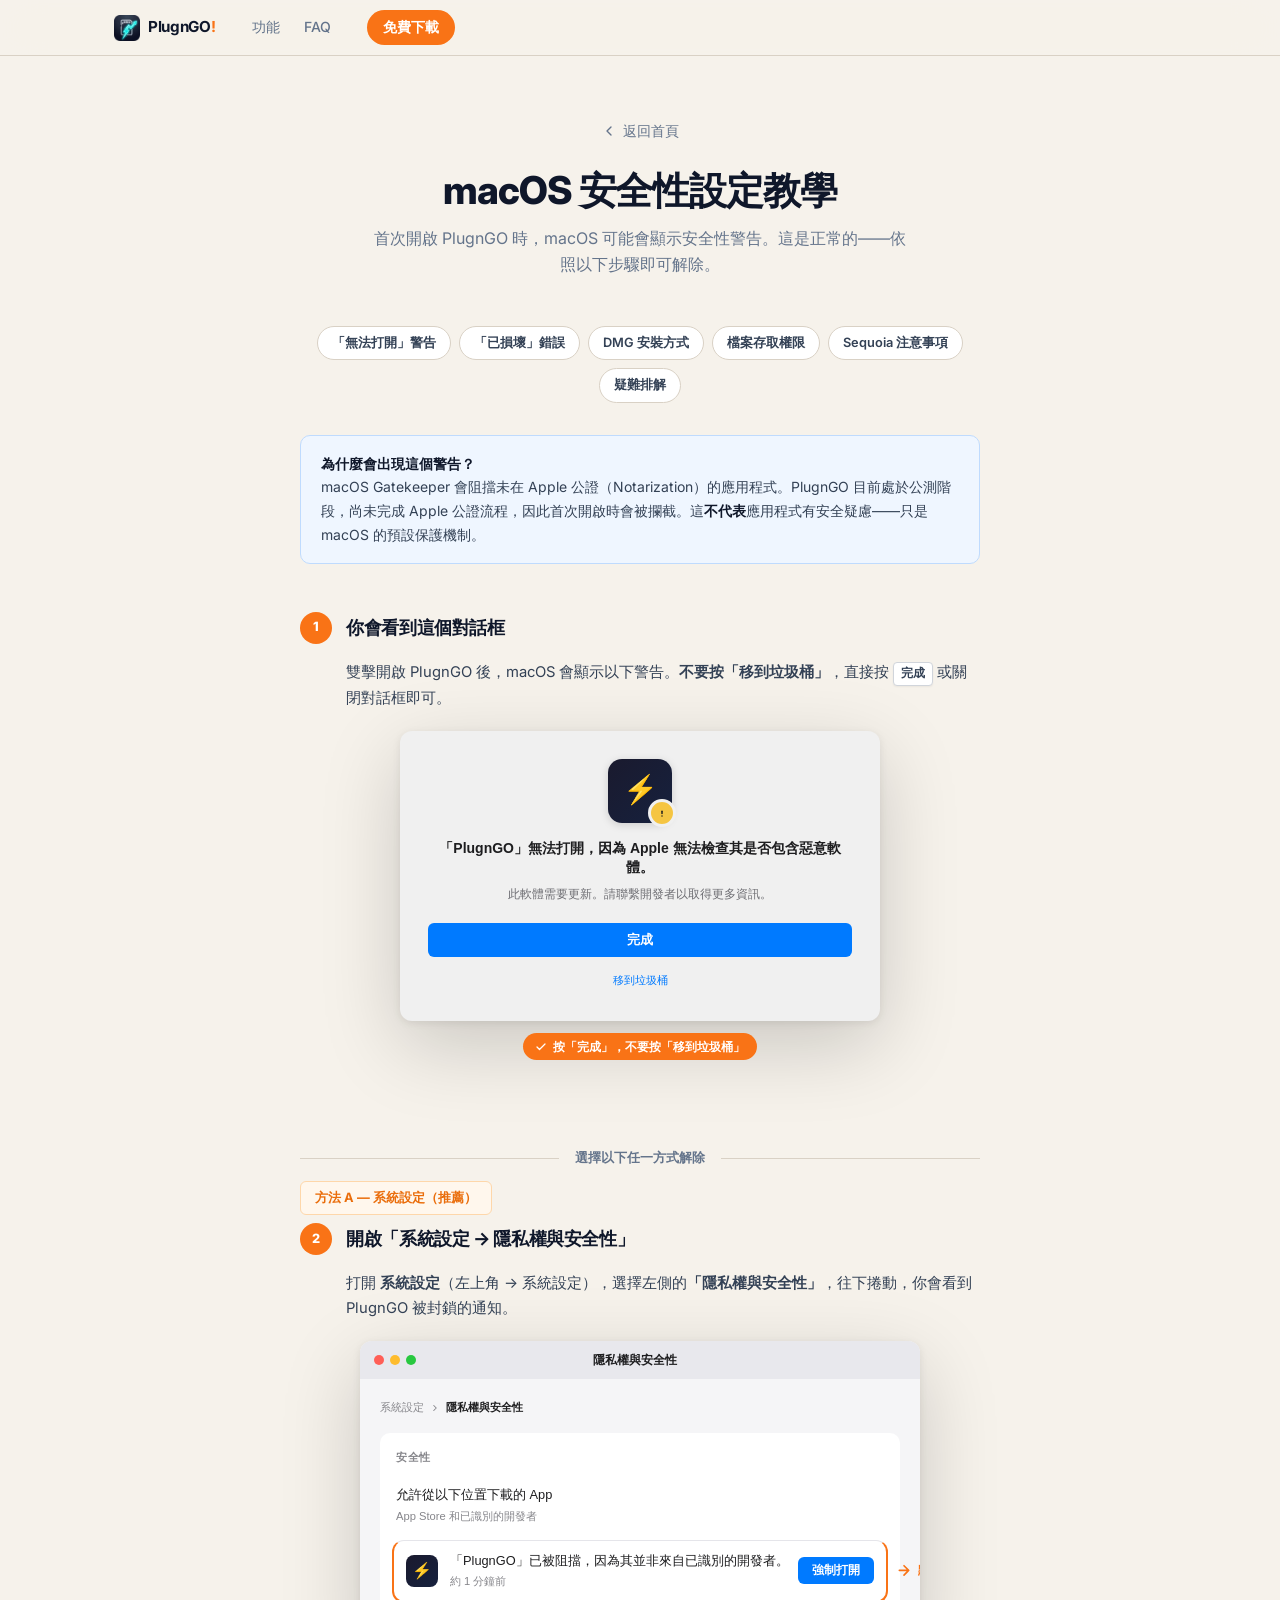
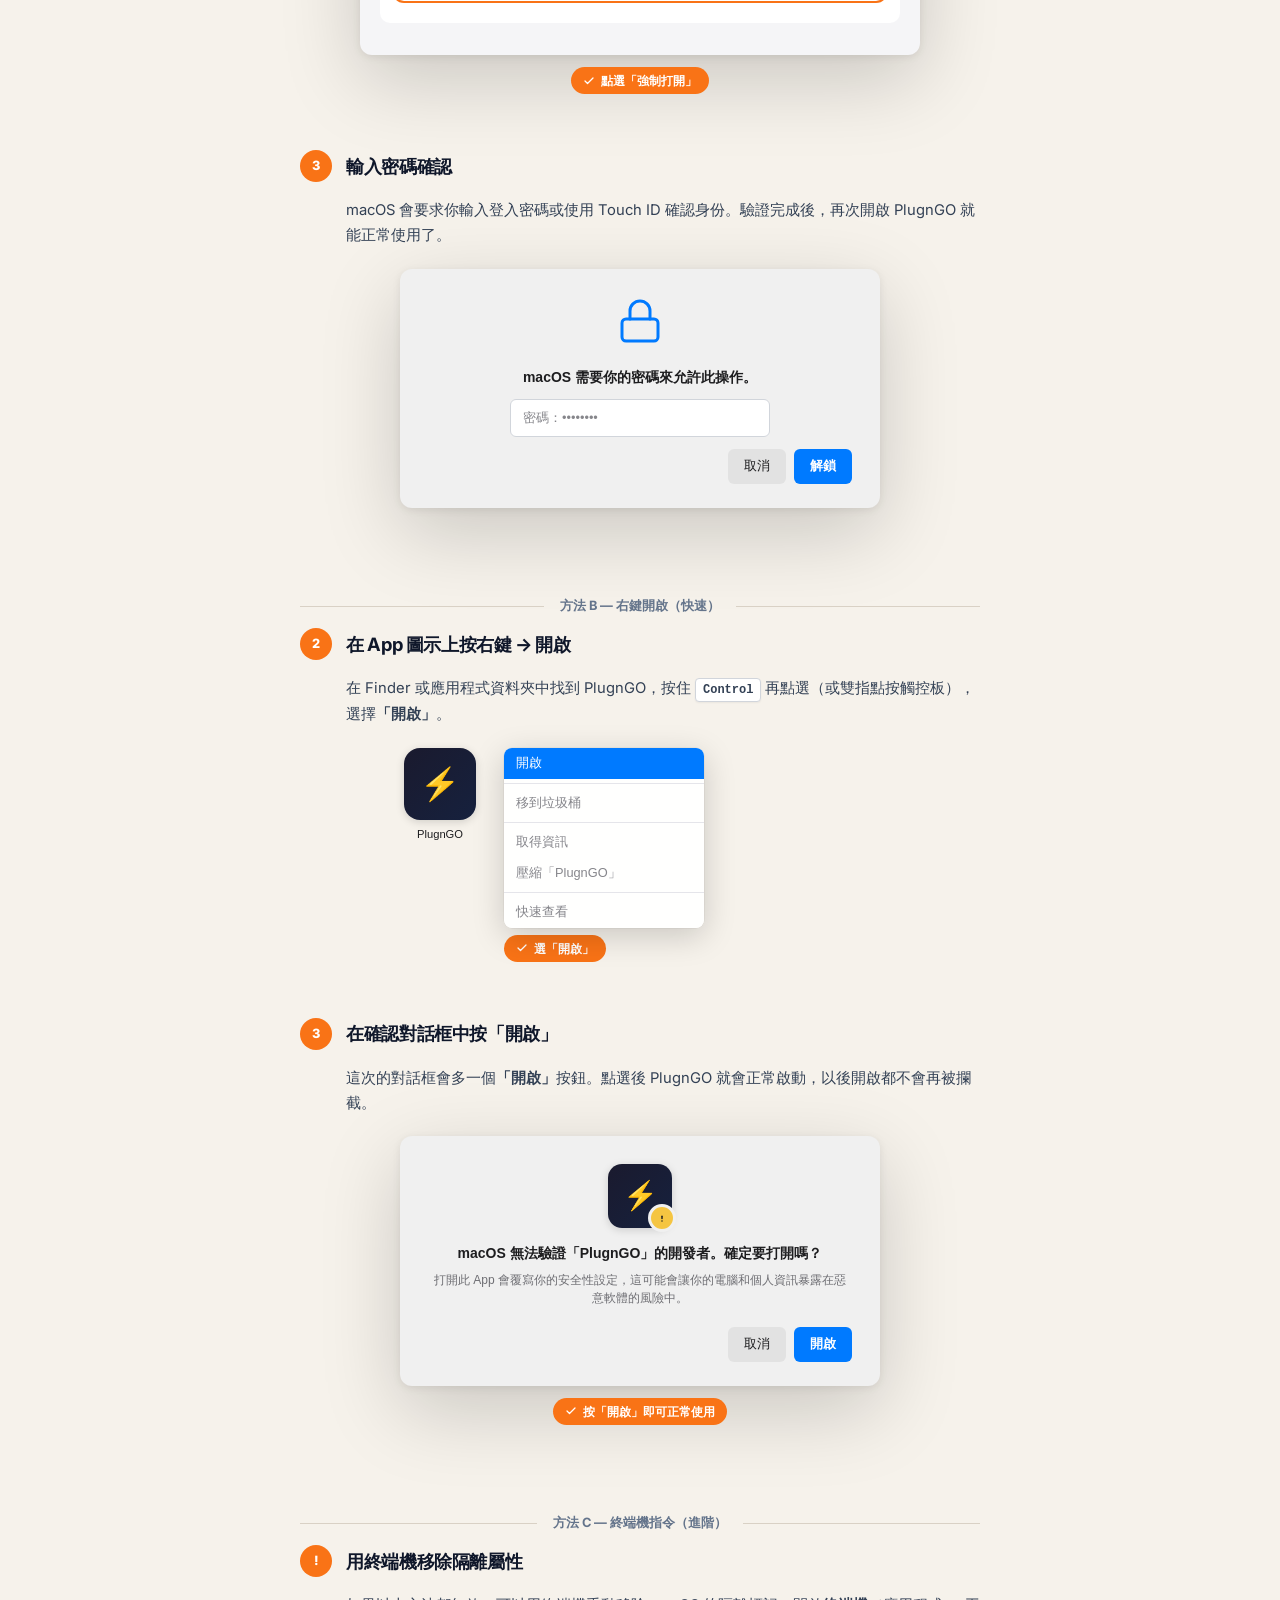
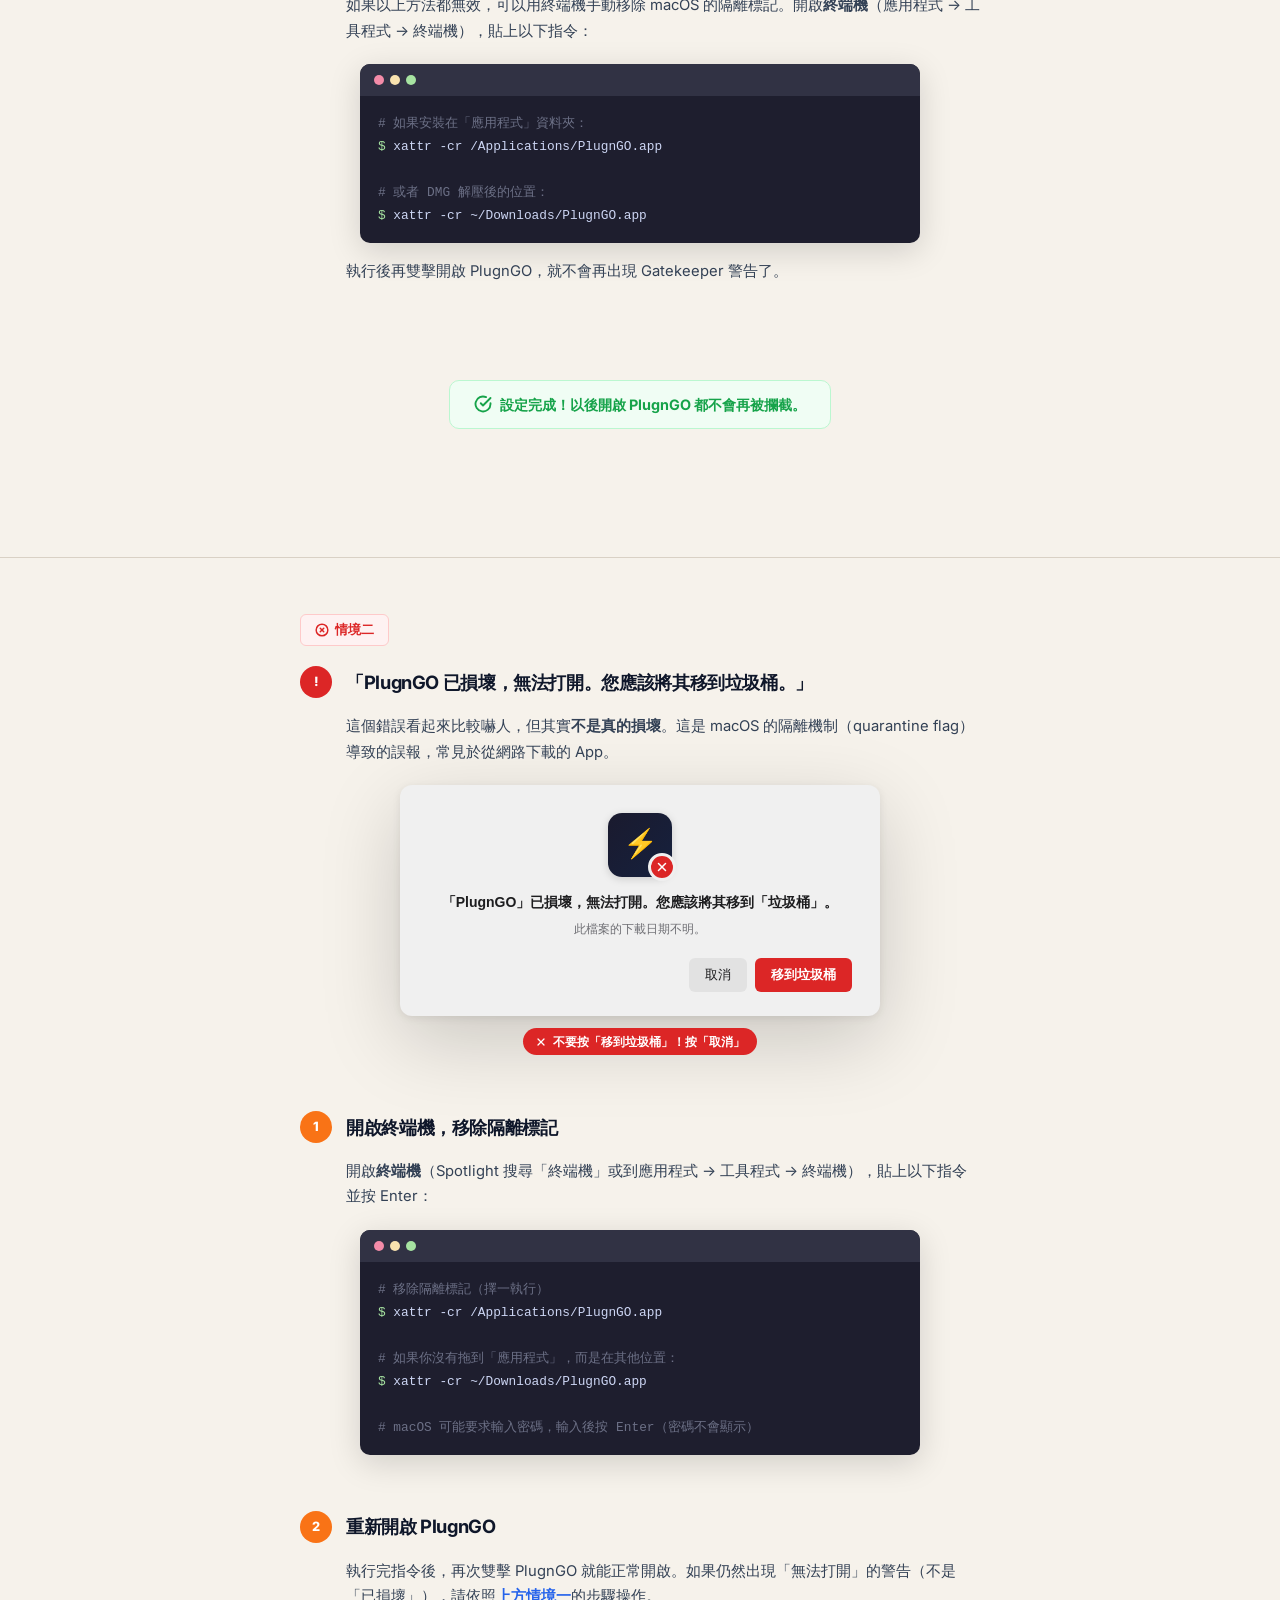
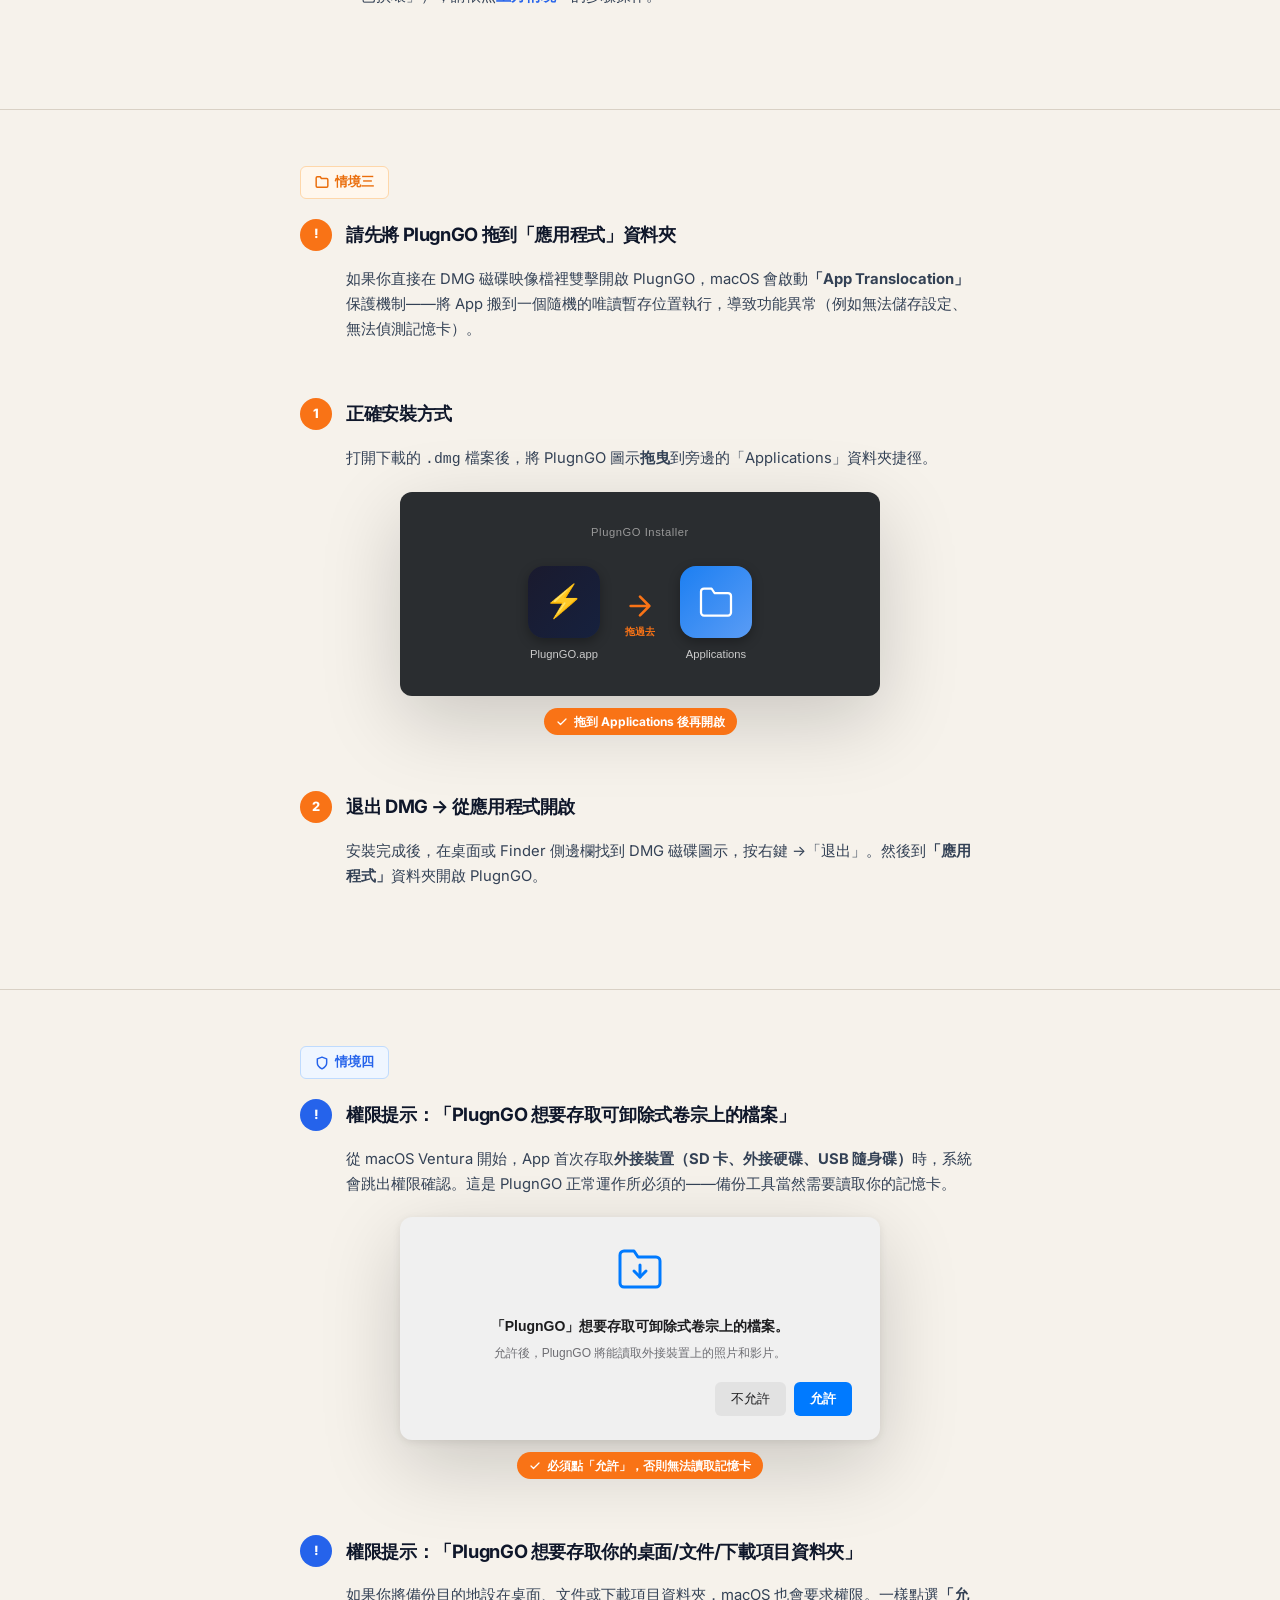
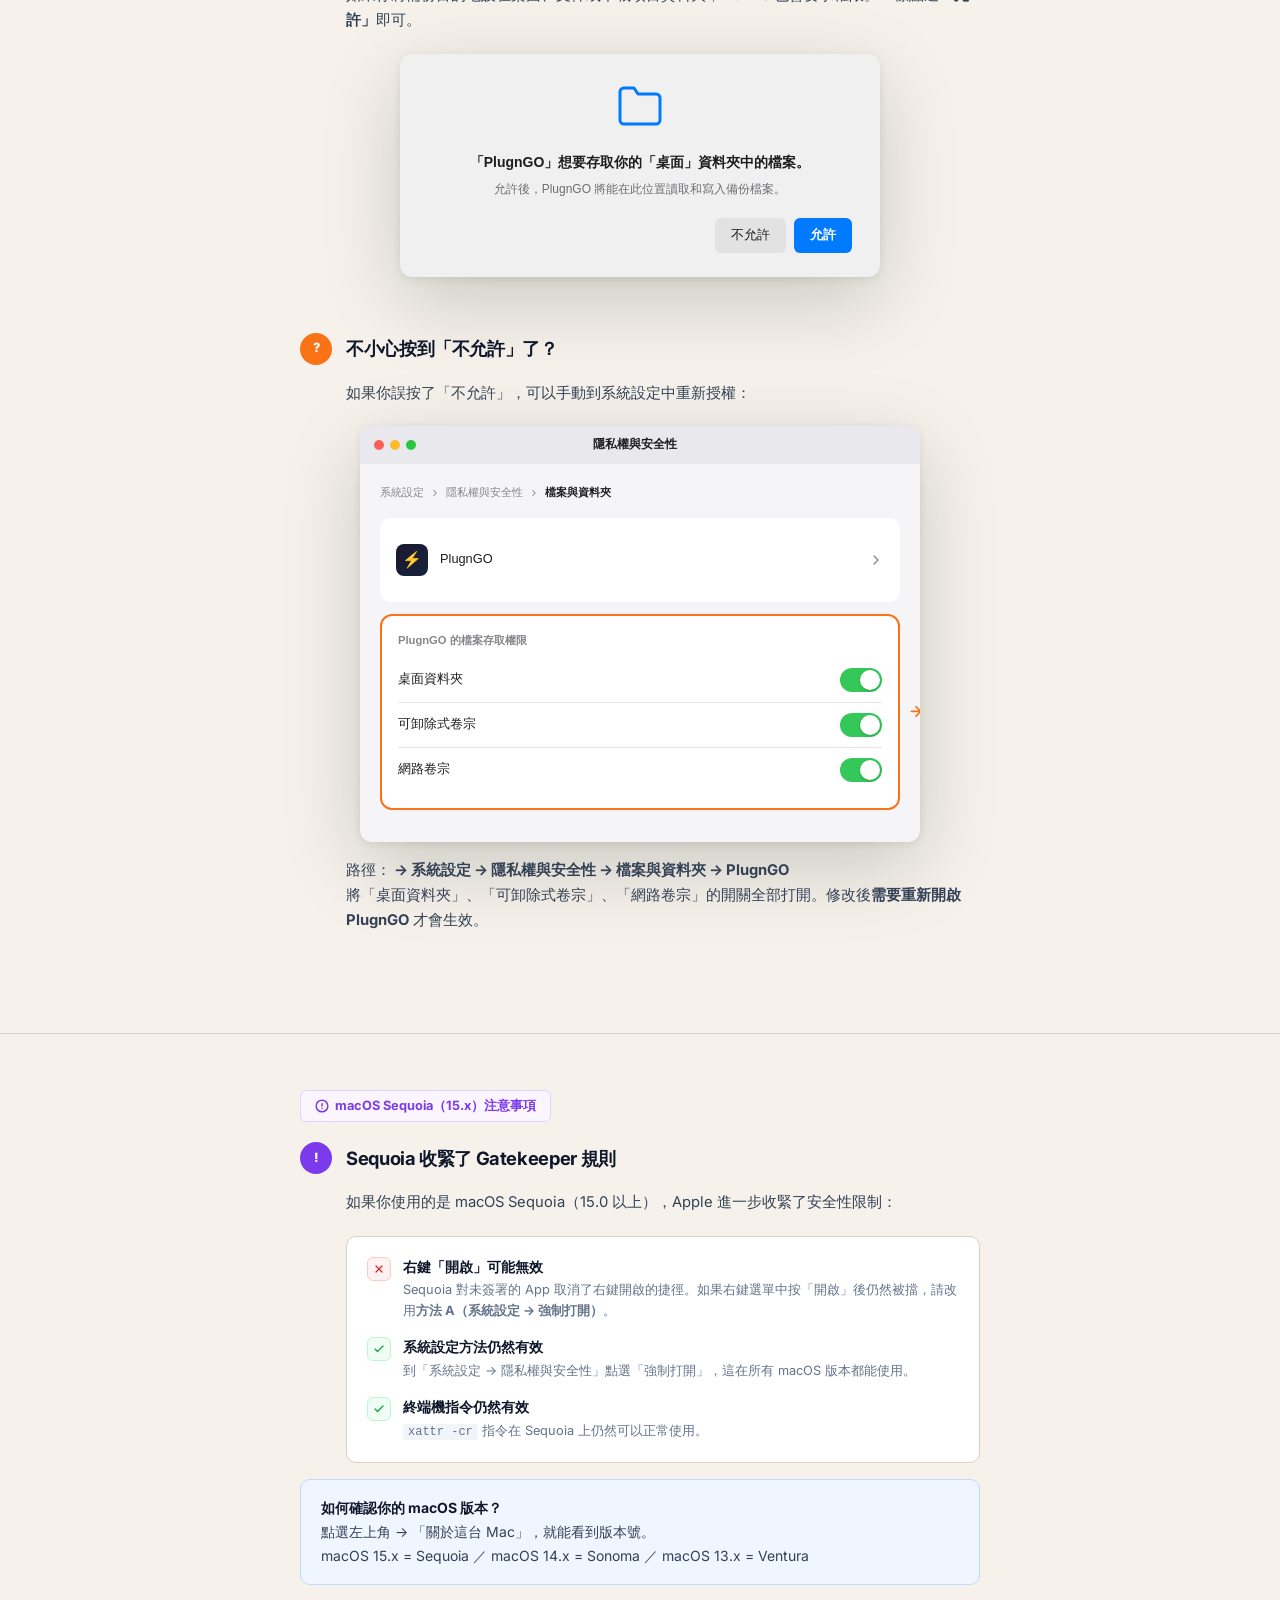
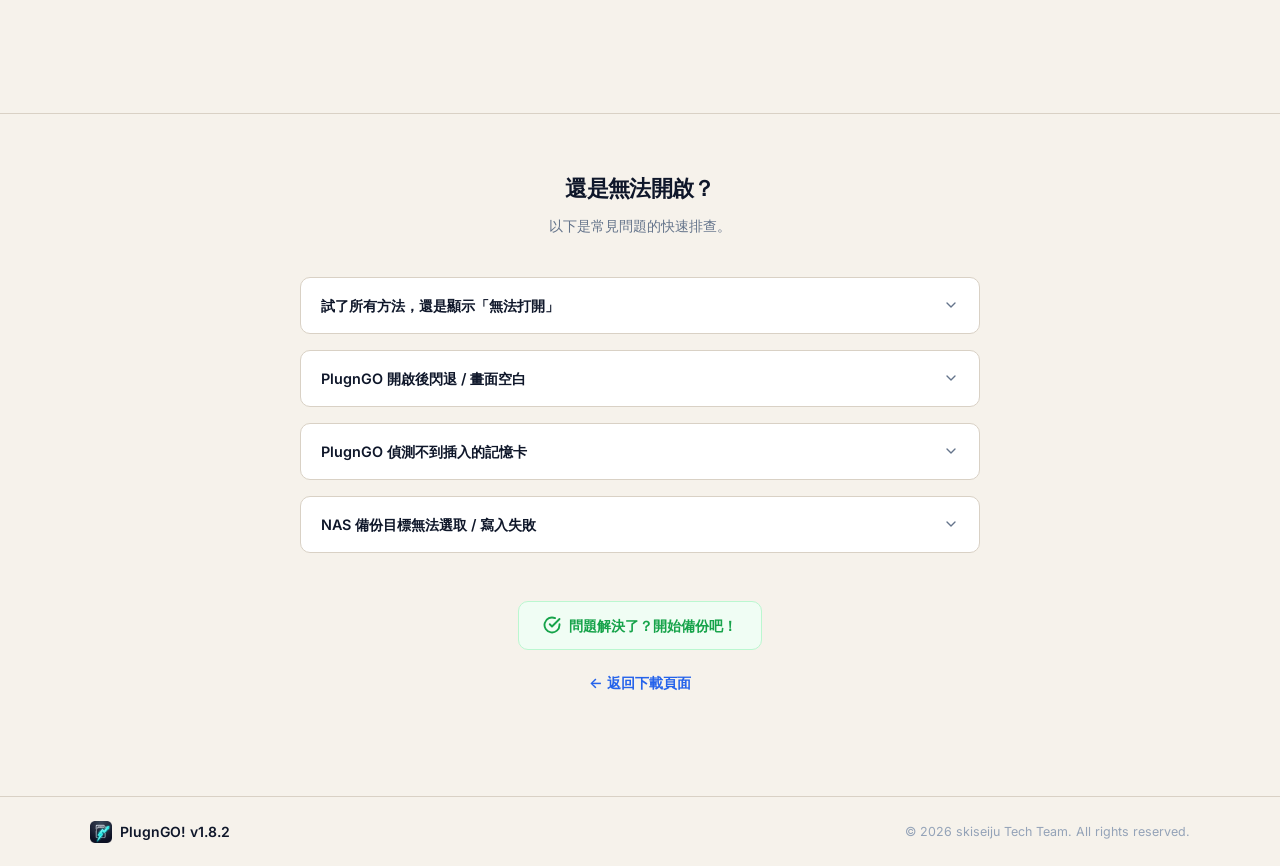
<file: gatekeeper.html>
<!DOCTYPE html>
<html lang="zh-TW">

<head>
    <meta charset="UTF-8">
    <meta name="viewport" content="width=device-width, initial-scale=1.0">
    <title>macOS 安全性設定教學 — PlugnGO</title>
    <meta name="description" content="首次開啟 PlugnGO 時，macOS Gatekeeper 可能會阻擋。依照以下步驟即可正常使用。">
    <link rel="preconnect" href="https://fonts.googleapis.com">
    <link rel="preconnect" href="https://fonts.gstatic.com" crossorigin>
    <link href="https://fonts.googleapis.com/css2?family=Inter:wght@300;400;500;600;700;800;900&display=swap" rel="stylesheet">
    <link rel="stylesheet" href="style.css">
    <style>
        /* === GATEKEEPER GUIDE === */
        .guide-hero {
            padding: 120px 0 48px;
            text-align: center;
        }
        .guide-hero h1 {
            font-size: clamp(1.6rem, 4vw, 2.4rem);
            font-weight: 800;
            letter-spacing: -0.03em;
            line-height: 1.25;
            margin-bottom: 12px;
        }
        .guide-hero p {
            color: var(--text-3);
            font-size: 1rem;
            max-width: 540px;
            margin: 0 auto;
        }
        .guide-note {
            max-width: 680px;
            margin: 0 auto 48px;
            padding: 16px 20px;
            background: var(--blue-light);
            border: 1px solid var(--blue-border);
            border-radius: var(--radius);
            font-size: 0.875rem;
            color: var(--text-2);
            line-height: 1.7;
        }
        .guide-note strong { color: var(--text); }

        /* Steps container */
        .guide-steps {
            max-width: 680px;
            margin: 0 auto;
            padding-bottom: 80px;
        }
        .guide-step {
            margin-bottom: 56px;
        }
        .guide-step:last-child { margin-bottom: 0; }

        .step-header {
            display: flex;
            align-items: center;
            gap: 14px;
            margin-bottom: 16px;
        }
        .step-badge {
            flex-shrink: 0;
            width: 32px; height: 32px;
            background: var(--orange);
            color: #fff;
            border-radius: 50%;
            display: flex;
            align-items: center;
            justify-content: center;
            font-size: 0.8rem;
            font-weight: 800;
        }
        .step-header h2 {
            font-size: 1.15rem;
            font-weight: 700;
            letter-spacing: -0.02em;
        }
        .step-desc {
            color: var(--text-2);
            font-size: 0.925rem;
            line-height: 1.7;
            margin-bottom: 20px;
            padding-left: 46px;
        }

        /* macOS Dialog Mockup */
        .macos-dialog {
            max-width: 480px;
            margin: 0 auto;
            background: #f0f0f0;
            border-radius: 12px;
            box-shadow: 0 24px 80px rgba(0,0,0,0.18), 0 2px 8px rgba(0,0,0,0.08);
            overflow: hidden;
            font-family: -apple-system, BlinkMacSystemFont, 'SF Pro Text', 'Helvetica Neue', sans-serif;
        }
        .macos-dialog-body {
            padding: 28px 28px 24px;
            text-align: center;
        }
        .dialog-icon {
            width: 64px; height: 64px;
            margin: 0 auto 16px;
            position: relative;
        }
        .dialog-icon-app {
            width: 64px; height: 64px;
            background: linear-gradient(135deg, #1a1a2e 0%, #16213e 100%);
            border-radius: 14px;
            display: flex;
            align-items: center;
            justify-content: center;
            font-size: 28px;
            box-shadow: 0 2px 8px rgba(0,0,0,0.15);
        }
        .dialog-icon-warn {
            position: absolute;
            bottom: -4px; right: -4px;
            width: 28px; height: 28px;
            background: #f5c542;
            border-radius: 50%;
            border: 3px solid #f0f0f0;
            display: flex;
            align-items: center;
            justify-content: center;
        }
        .dialog-icon-warn svg { width: 14px; height: 14px; }
        .dialog-title {
            font-size: 0.875rem;
            font-weight: 700;
            color: #1d1d1f;
            margin-bottom: 8px;
            line-height: 1.35;
        }
        .dialog-desc {
            font-size: 0.75rem;
            color: #6e6e73;
            line-height: 1.5;
            margin-bottom: 20px;
        }
        .dialog-btns {
            display: flex;
            flex-direction: column;
            gap: 8px;
        }
        .dialog-btn {
            display: block;
            padding: 7px 20px;
            border-radius: 6px;
            font-size: 0.8rem;
            font-weight: 500;
            text-align: center;
            border: none;
            cursor: default;
        }
        .dialog-btn-default {
            background: #007aff;
            color: #fff;
            font-weight: 600;
        }
        .dialog-btn-secondary {
            background: rgba(0,0,0,0.06);
            color: #1d1d1f;
        }
        .dialog-btn-outline {
            background: transparent;
            color: #007aff;
        }

        /* macOS System Settings Mockup */
        .macos-settings {
            max-width: 560px;
            margin: 0 auto;
            background: #f5f5f7;
            border-radius: 12px;
            box-shadow: 0 24px 80px rgba(0,0,0,0.18), 0 2px 8px rgba(0,0,0,0.08);
            overflow: hidden;
            font-family: -apple-system, BlinkMacSystemFont, 'SF Pro Text', 'Helvetica Neue', sans-serif;
        }
        .settings-titlebar {
            height: 38px;
            background: #e8e8ed;
            display: flex;
            align-items: center;
            padding: 0 14px;
            gap: 8px;
        }
        .settings-dots {
            display: flex;
            gap: 6px;
        }
        .settings-dot {
            width: 10px; height: 10px;
            border-radius: 50%;
        }
        .settings-dot-r { background: #ff5f57; }
        .settings-dot-y { background: #febc2e; }
        .settings-dot-g { background: #28c840; }
        .settings-titlebar-text {
            flex: 1;
            text-align: center;
            font-size: 0.75rem;
            font-weight: 600;
            color: #1d1d1f;
        }
        .settings-body {
            padding: 20px;
        }
        .settings-breadcrumb {
            font-size: 0.7rem;
            color: #86868b;
            margin-bottom: 16px;
            display: flex;
            align-items: center;
            gap: 6px;
        }
        .settings-breadcrumb span { color: #1d1d1f; font-weight: 600; }
        .settings-section {
            background: #fff;
            border-radius: 10px;
            padding: 16px;
            margin-bottom: 12px;
        }
        .settings-row {
            display: flex;
            align-items: center;
            justify-content: space-between;
            padding: 10px 0;
        }
        .settings-row + .settings-row {
            border-top: 1px solid #e5e5ea;
        }
        .settings-row-left {
            display: flex;
            align-items: center;
            gap: 12px;
        }
        .settings-row-icon {
            width: 32px; height: 32px;
            border-radius: 8px;
            display: flex;
            align-items: center;
            justify-content: center;
        }
        .settings-row-text {
            font-size: 0.8rem;
            color: #1d1d1f;
        }
        .settings-row-desc {
            font-size: 0.7rem;
            color: #86868b;
            margin-top: 2px;
        }
        .settings-btn-open {
            padding: 5px 14px;
            background: #007aff;
            color: #fff;
            border-radius: 6px;
            font-size: 0.75rem;
            font-weight: 600;
            border: none;
        }
        .settings-highlight {
            border: 2px solid var(--orange);
            border-radius: 12px;
            position: relative;
        }
        .highlight-arrow {
            position: absolute;
            right: -80px;
            top: 50%;
            transform: translateY(-50%);
            display: flex;
            align-items: center;
            gap: 6px;
            color: var(--orange);
            font-size: 0.75rem;
            font-weight: 700;
            white-space: nowrap;
        }

        /* Context Menu Mockup */
        .macos-context {
            display: flex;
            align-items: flex-start;
            gap: 24px;
            max-width: 480px;
            margin: 0 auto;
        }
        .context-app-icon {
            flex-shrink: 0;
            width: 80px;
            text-align: center;
        }
        .context-app-square {
            width: 72px; height: 72px;
            background: linear-gradient(135deg, #1a1a2e 0%, #16213e 100%);
            border-radius: 16px;
            display: flex;
            align-items: center;
            justify-content: center;
            font-size: 32px;
            margin: 0 auto 6px;
            box-shadow: 0 2px 8px rgba(0,0,0,0.15);
        }
        .context-app-name {
            font-size: 0.7rem;
            color: #1d1d1f;
            font-family: -apple-system, BlinkMacSystemFont, sans-serif;
        }
        .context-menu {
            background: rgba(255,255,255,0.95);
            backdrop-filter: blur(20px);
            border-radius: 8px;
            box-shadow: 0 8px 32px rgba(0,0,0,0.18), 0 0 0 0.5px rgba(0,0,0,0.08);
            overflow: hidden;
            font-family: -apple-system, BlinkMacSystemFont, 'SF Pro Text', sans-serif;
            min-width: 200px;
        }
        .context-item {
            padding: 5px 12px;
            font-size: 0.8rem;
            color: #1d1d1f;
            display: flex;
            align-items: center;
            justify-content: space-between;
        }
        .context-item-highlight {
            background: #007aff;
            color: #fff;
        }
        .context-divider {
            height: 1px;
            background: #e5e5ea;
            margin: 4px 0;
        }
        .context-item-dim { color: #86868b; }

        /* Pointer annotations */
        .annotation {
            display: inline-flex;
            align-items: center;
            gap: 6px;
            background: var(--orange);
            color: #fff;
            padding: 4px 12px;
            border-radius: 20px;
            font-size: 0.75rem;
            font-weight: 700;
            margin-top: 12px;
        }

        /* Step alt divider */
        .step-alt {
            text-align: center;
            padding: 32px 0 12px;
            font-size: 0.8rem;
            font-weight: 700;
            color: var(--text-3);
            display: flex;
            align-items: center;
            gap: 16px;
        }
        .step-alt::before, .step-alt::after {
            content: '';
            flex: 1;
            height: 1px;
            background: var(--border);
        }

        /* Keyboard shortcut badge */
        .kbd {
            display: inline-block;
            padding: 2px 7px;
            background: #fff;
            border: 1px solid #d1d5db;
            border-radius: 4px;
            font-family: var(--mono);
            font-size: 0.75rem;
            font-weight: 600;
            box-shadow: 0 1px 2px rgba(0,0,0,0.05);
            line-height: 1.5;
        }

        /* Terminal command mockup */
        .terminal-cmd {
            max-width: 560px;
            margin: 0 auto;
            background: #1e1e2e;
            border-radius: 10px;
            overflow: hidden;
            box-shadow: 0 8px 32px rgba(0,0,0,0.15);
            font-family: var(--mono);
        }
        .terminal-bar {
            height: 32px;
            background: #313244;
            display: flex;
            align-items: center;
            padding: 0 14px;
            gap: 6px;
        }
        .terminal-bar-dot {
            width: 10px; height: 10px;
            border-radius: 50%;
        }
        .terminal-bar-dot-r { background: #f38ba8; }
        .terminal-bar-dot-y { background: #f9e2af; }
        .terminal-bar-dot-g { background: #a6e3a1; }
        .terminal-body {
            padding: 16px 18px;
            font-size: 0.8rem;
            line-height: 1.8;
        }
        .terminal-prompt { color: #a6e3a1; }
        .terminal-cmd-text { color: #cdd6f4; }
        .terminal-comment { color: #6c7086; }

        /* Back link */
        .guide-back {
            display: inline-flex;
            align-items: center;
            gap: 6px;
            color: var(--text-3);
            font-size: 0.875rem;
            font-weight: 500;
            margin-bottom: 24px;
            transition: color 0.2s;
        }
        .guide-back:hover { color: var(--blue); }

        /* Responsive */
        @media (max-width: 640px) {
            .step-desc { padding-left: 0; }
            .highlight-arrow { display: none; }
            .macos-context { flex-direction: column; align-items: center; }
        }
    </style>
</head>

<body>
    <!-- NAV -->
    <header class="nav" role="banner">
        <div class="nav-inner">
            <a href="/" class="logo" aria-label="PlugnGO 首頁">
                <img src="assets/logo.png" alt="" width="26" height="26" aria-hidden="true">
                <span>PlugnGO<span class="logo-accent">!</span></span>
            </a>
            <nav aria-label="主要導覽">
                <ul class="nav-links">
                    <li><a href="/#features">功能</a></li>
                    <li><a href="/#faq">FAQ</a></li>
                </ul>
            </nav>
            <a href="/#download" class="btn-nav">免費下載</a>
        </div>
    </header>

    <main id="main">
        <div class="container">

            <!-- HERO -->
            <section class="guide-hero">
                <a href="/" class="guide-back">
                    <svg width="16" height="16" viewBox="0 0 24 24" fill="none" stroke="currentColor" stroke-width="2" stroke-linecap="round" stroke-linejoin="round"><polyline points="15 18 9 12 15 6"/></svg>
                    返回首頁
                </a>
                <h1>macOS 安全性設定教學</h1>
                <p>首次開啟 PlugnGO 時，macOS 可能會顯示安全性警告。這是正常的——依照以下步驟即可解除。</p>
            </section>

            <!-- QUICK NAV -->
            <div style="max-width:680px;margin:0 auto 32px;display:flex;flex-wrap:wrap;gap:8px;justify-content:center;">
                <a href="#" style="padding:6px 14px;background:var(--surface);border:1px solid var(--border);border-radius:20px;font-size:0.8rem;font-weight:600;color:var(--text-2);transition:all 0.2s;" onmouseover="this.style.borderColor='var(--orange)';this.style.color='var(--orange)'" onmouseout="this.style.borderColor='var(--border)';this.style.color='var(--text-2)'">「無法打開」警告</a>
                <a href="#damaged" style="padding:6px 14px;background:var(--surface);border:1px solid var(--border);border-radius:20px;font-size:0.8rem;font-weight:600;color:var(--text-2);transition:all 0.2s;" onmouseover="this.style.borderColor='#dc2626';this.style.color='#dc2626'" onmouseout="this.style.borderColor='var(--border)';this.style.color='var(--text-2)'">「已損壞」錯誤</a>
                <a href="#install" style="padding:6px 14px;background:var(--surface);border:1px solid var(--border);border-radius:20px;font-size:0.8rem;font-weight:600;color:var(--text-2);transition:all 0.2s;" onmouseover="this.style.borderColor='var(--orange)';this.style.color='var(--orange)'" onmouseout="this.style.borderColor='var(--border)';this.style.color='var(--text-2)'">DMG 安裝方式</a>
                <a href="#permissions" style="padding:6px 14px;background:var(--surface);border:1px solid var(--border);border-radius:20px;font-size:0.8rem;font-weight:600;color:var(--text-2);transition:all 0.2s;" onmouseover="this.style.borderColor='var(--blue)';this.style.color='var(--blue)'" onmouseout="this.style.borderColor='var(--border)';this.style.color='var(--text-2)'">檔案存取權限</a>
                <a href="#sequoia" style="padding:6px 14px;background:var(--surface);border:1px solid var(--border);border-radius:20px;font-size:0.8rem;font-weight:600;color:var(--text-2);transition:all 0.2s;" onmouseover="this.style.borderColor='#7c3aed';this.style.color='#7c3aed'" onmouseout="this.style.borderColor='var(--border)';this.style.color='var(--text-2)'">Sequoia 注意事項</a>
                <a href="#troubleshoot" style="padding:6px 14px;background:var(--surface);border:1px solid var(--border);border-radius:20px;font-size:0.8rem;font-weight:600;color:var(--text-2);transition:all 0.2s;" onmouseover="this.style.borderColor='var(--green)';this.style.color='var(--green)'" onmouseout="this.style.borderColor='var(--border)';this.style.color='var(--text-2)'">疑難排解</a>
            </div>

            <!-- INFO NOTE -->
            <div class="guide-note">
                <strong>為什麼會出現這個警告？</strong><br>
                macOS Gatekeeper 會阻擋未在 Apple 公證（Notarization）的應用程式。PlugnGO 目前處於公測階段，尚未完成 Apple 公證流程，因此首次開啟時會被攔截。這<strong>不代表</strong>應用程式有安全疑慮——只是 macOS 的預設保護機制。
            </div>

            <!-- STEPS -->
            <div class="guide-steps">

                <!-- STEP 1 -->
                <div class="guide-step">
                    <div class="step-header">
                        <div class="step-badge">1</div>
                        <h2>你會看到這個對話框</h2>
                    </div>
                    <p class="step-desc">
                        雙擊開啟 PlugnGO 後，macOS 會顯示以下警告。<strong>不要按「移到垃圾桶」</strong>，直接按 <kbd class="kbd">完成</kbd> 或關閉對話框即可。
                    </p>

                    <!-- macOS Dialog Mockup -->
                    <div class="macos-dialog">
                        <div class="macos-dialog-body">
                            <div class="dialog-icon">
                                <div class="dialog-icon-app">⚡</div>
                                <div class="dialog-icon-warn">
                                    <svg viewBox="0 0 24 24" fill="none" stroke="#1d1d1f" stroke-width="2.5" stroke-linecap="round" stroke-linejoin="round"><line x1="12" y1="9" x2="12" y2="13"/><line x1="12" y1="17" x2="12.01" y2="17"/></svg>
                                </div>
                            </div>
                            <div class="dialog-title">「PlugnGO」無法打開，因為 Apple 無法檢查其是否包含惡意軟體。</div>
                            <div class="dialog-desc">此軟體需要更新。請聯繫開發者以取得更多資訊。</div>
                            <div class="dialog-btns">
                                <div class="dialog-btn dialog-btn-default">完成</div>
                                <div class="dialog-btn dialog-btn-outline" style="font-size:0.7rem;">移到垃圾桶</div>
                            </div>
                        </div>
                    </div>
                    <div style="text-align:center">
                        <div class="annotation">
                            <svg width="12" height="12" viewBox="0 0 24 24" fill="none" stroke="currentColor" stroke-width="2.5" stroke-linecap="round" stroke-linejoin="round"><polyline points="20 6 9 17 4 12"/></svg>
                            按「完成」，不要按「移到垃圾桶」
                        </div>
                    </div>
                </div>

                <!-- 方法選擇 -->
                <div class="step-alt">選擇以下任一方式解除</div>

                <!-- METHOD A HEADER -->
                <div style="max-width:680px;margin:0 auto 8px;padding:6px 14px;background:var(--orange-light);border:1px solid var(--orange-border);border-radius:var(--radius-sm);font-size:0.8rem;font-weight:700;color:var(--orange-dark);display:inline-flex;align-items:center;gap:6px;">
                    方法 A — 系統設定（推薦）
                </div>

                <!-- STEP 2A -->
                <div class="guide-step">
                    <div class="step-header">
                        <div class="step-badge">2</div>
                        <h2>開啟「系統設定 → 隱私權與安全性」</h2>
                    </div>
                    <p class="step-desc">
                        打開 <strong>系統設定</strong>（左上角  → 系統設定），選擇左側的<strong>「隱私權與安全性」</strong>，往下捲動，你會看到 PlugnGO 被封鎖的通知。
                    </p>

                    <!-- System Settings Mockup -->
                    <div class="macos-settings">
                        <div class="settings-titlebar">
                            <div class="settings-dots">
                                <div class="settings-dot settings-dot-r"></div>
                                <div class="settings-dot settings-dot-y"></div>
                                <div class="settings-dot settings-dot-g"></div>
                            </div>
                            <div class="settings-titlebar-text">隱私權與安全性</div>
                            <div style="width:52px"></div>
                        </div>
                        <div class="settings-body">
                            <div class="settings-breadcrumb">
                                 系統設定
                                <svg width="10" height="10" viewBox="0 0 24 24" fill="none" stroke="currentColor" stroke-width="2.5" stroke-linecap="round" stroke-linejoin="round"><polyline points="9 18 15 12 9 6"/></svg>
                                <span>隱私權與安全性</span>
                            </div>

                            <div class="settings-section">
                                <div style="font-size:0.7rem;color:#86868b;font-weight:600;margin-bottom:8px;text-transform:uppercase;letter-spacing:0.05em;">安全性</div>

                                <div class="settings-row">
                                    <div class="settings-row-left">
                                        <div>
                                            <div class="settings-row-text">允許從以下位置下載的 App</div>
                                            <div class="settings-row-desc">App Store 和已識別的開發者</div>
                                        </div>
                                    </div>
                                </div>

                                <div class="settings-row settings-highlight" style="padding:10px 12px;margin:4px -4px;position:relative;">
                                    <div class="settings-row-left">
                                        <div class="settings-row-icon" style="background:linear-gradient(135deg, #1a1a2e, #16213e);">
                                            <span style="font-size:16px;">⚡</span>
                                        </div>
                                        <div>
                                            <div class="settings-row-text">「PlugnGO」已被阻擋，因為其並非來自已識別的開發者。</div>
                                            <div class="settings-row-desc">約 1 分鐘前</div>
                                        </div>
                                    </div>
                                    <button class="settings-btn-open">強制打開</button>
                                    <div class="highlight-arrow">
                                        <svg width="16" height="16" viewBox="0 0 24 24" fill="none" stroke="currentColor" stroke-width="2.5" stroke-linecap="round" stroke-linejoin="round"><path d="M5 12h14M12 5l7 7-7 7"/></svg>
                                        點這裡！
                                    </div>
                                </div>
                            </div>
                        </div>
                    </div>
                    <div style="text-align:center">
                        <div class="annotation">
                            <svg width="12" height="12" viewBox="0 0 24 24" fill="none" stroke="currentColor" stroke-width="2.5" stroke-linecap="round" stroke-linejoin="round"><polyline points="20 6 9 17 4 12"/></svg>
                            點選「強制打開」
                        </div>
                    </div>
                </div>

                <!-- STEP 3A -->
                <div class="guide-step">
                    <div class="step-header">
                        <div class="step-badge">3</div>
                        <h2>輸入密碼確認</h2>
                    </div>
                    <p class="step-desc">
                        macOS 會要求你輸入登入密碼或使用 Touch ID 確認身份。驗證完成後，再次開啟 PlugnGO 就能正常使用了。
                    </p>

                    <div class="macos-dialog">
                        <div class="macos-dialog-body">
                            <div style="margin-bottom:16px;">
                                <svg width="48" height="48" viewBox="0 0 24 24" fill="none" stroke="#007aff" stroke-width="1.5" stroke-linecap="round" stroke-linejoin="round"><rect x="3" y="11" width="18" height="11" rx="2" ry="2"/><path d="M7 11V7a5 5 0 0 1 10 0v4"/></svg>
                            </div>
                            <div class="dialog-title">macOS 需要你的密碼來允許此操作。</div>
                            <div style="margin:12px auto;max-width:260px;padding:8px 12px;background:#fff;border:1px solid #d1d5db;border-radius:6px;font-size:0.8rem;color:#86868b;text-align:left;">密碼：••••••••</div>
                            <div class="dialog-btns" style="flex-direction:row;justify-content:flex-end;gap:8px;">
                                <div class="dialog-btn dialog-btn-secondary" style="padding:7px 16px;">取消</div>
                                <div class="dialog-btn dialog-btn-default" style="padding:7px 16px;">解鎖</div>
                            </div>
                        </div>
                    </div>
                </div>

                <!-- METHOD B -->
                <div class="step-alt">方法 B — 右鍵開啟（快速）</div>

                <!-- STEP 2B -->
                <div class="guide-step">
                    <div class="step-header">
                        <div class="step-badge">2</div>
                        <h2>在 App 圖示上按右鍵 → 開啟</h2>
                    </div>
                    <p class="step-desc">
                        在 Finder 或應用程式資料夾中找到 PlugnGO，按住 <kbd class="kbd">Control</kbd> 再點選（或雙指點按觸控板），選擇<strong>「開啟」</strong>。
                    </p>

                    <div class="macos-context">
                        <div class="context-app-icon">
                            <div class="context-app-square">⚡</div>
                            <div class="context-app-name">PlugnGO</div>
                        </div>
                        <div>
                            <div class="context-menu">
                                <div class="context-item context-item-highlight" style="border-radius:6px 6px 0 0;">
                                    <span>開啟</span>
                                </div>
                                <div class="context-divider"></div>
                                <div class="context-item context-item-dim">移到垃圾桶</div>
                                <div class="context-divider"></div>
                                <div class="context-item context-item-dim">取得資訊</div>
                                <div class="context-item context-item-dim">壓縮「PlugnGO」</div>
                                <div class="context-divider"></div>
                                <div class="context-item context-item-dim">快速查看</div>
                            </div>
                            <div class="annotation" style="margin-top:8px;">
                                <svg width="12" height="12" viewBox="0 0 24 24" fill="none" stroke="currentColor" stroke-width="2.5" stroke-linecap="round" stroke-linejoin="round"><polyline points="20 6 9 17 4 12"/></svg>
                                選「開啟」
                            </div>
                        </div>
                    </div>
                </div>

                <!-- STEP 3B -->
                <div class="guide-step">
                    <div class="step-header">
                        <div class="step-badge">3</div>
                        <h2>在確認對話框中按「開啟」</h2>
                    </div>
                    <p class="step-desc">
                        這次的對話框會多一個<strong>「開啟」</strong>按鈕。點選後 PlugnGO 就會正常啟動，以後開啟都不會再被攔截。
                    </p>

                    <div class="macos-dialog">
                        <div class="macos-dialog-body">
                            <div class="dialog-icon">
                                <div class="dialog-icon-app">⚡</div>
                                <div class="dialog-icon-warn">
                                    <svg viewBox="0 0 24 24" fill="none" stroke="#1d1d1f" stroke-width="2.5" stroke-linecap="round" stroke-linejoin="round"><line x1="12" y1="9" x2="12" y2="13"/><line x1="12" y1="17" x2="12.01" y2="17"/></svg>
                                </div>
                            </div>
                            <div class="dialog-title">macOS 無法驗證「PlugnGO」的開發者。確定要打開嗎？</div>
                            <div class="dialog-desc">打開此 App 會覆寫你的安全性設定，這可能會讓你的電腦和個人資訊暴露在惡意軟體的風險中。</div>
                            <div class="dialog-btns" style="flex-direction:row;justify-content:flex-end;gap:8px;">
                                <div class="dialog-btn dialog-btn-secondary" style="padding:7px 16px;">取消</div>
                                <div class="dialog-btn dialog-btn-default" style="padding:7px 16px;">開啟</div>
                            </div>
                        </div>
                    </div>
                    <div style="text-align:center">
                        <div class="annotation">
                            <svg width="12" height="12" viewBox="0 0 24 24" fill="none" stroke="currentColor" stroke-width="2.5" stroke-linecap="round" stroke-linejoin="round"><polyline points="20 6 9 17 4 12"/></svg>
                            按「開啟」即可正常使用
                        </div>
                    </div>
                </div>

                <!-- METHOD C — Terminal -->
                <div class="step-alt">方法 C — 終端機指令（進階）</div>

                <div class="guide-step">
                    <div class="step-header">
                        <div class="step-badge">!</div>
                        <h2>用終端機移除隔離屬性</h2>
                    </div>
                    <p class="step-desc">
                        如果以上方法都無效，可以用終端機手動移除 macOS 的隔離標記。開啟<strong>終端機</strong>（應用程式 → 工具程式 → 終端機），貼上以下指令：
                    </p>

                    <div class="terminal-cmd">
                        <div class="terminal-bar">
                            <div class="terminal-bar-dot terminal-bar-dot-r"></div>
                            <div class="terminal-bar-dot terminal-bar-dot-y"></div>
                            <div class="terminal-bar-dot terminal-bar-dot-g"></div>
                        </div>
                        <div class="terminal-body">
                            <span class="terminal-comment"># 如果安裝在「應用程式」資料夾：</span><br>
                            <span class="terminal-prompt">$ </span><span class="terminal-cmd-text">xattr -cr /Applications/PlugnGO.app</span><br><br>
                            <span class="terminal-comment"># 或者 DMG 解壓後的位置：</span><br>
                            <span class="terminal-prompt">$ </span><span class="terminal-cmd-text">xattr -cr ~/Downloads/PlugnGO.app</span>
                        </div>
                    </div>
                    <p class="step-desc" style="margin-top:16px;">
                        執行後再雙擊開啟 PlugnGO，就不會再出現 Gatekeeper 警告了。
                    </p>
                </div>

                <!-- DONE for Section 1 -->
                <div style="text-align:center;padding:40px 0 0;">
                    <div style="display:inline-flex;align-items:center;gap:8px;padding:12px 24px;background:var(--green-light);border:1px solid #bbf7d0;border-radius:var(--radius);color:var(--green);font-weight:700;font-size:0.9rem;">
                        <svg width="18" height="18" viewBox="0 0 24 24" fill="none" stroke="currentColor" stroke-width="2.5" stroke-linecap="round" stroke-linejoin="round"><path d="M22 11.08V12a10 10 0 1 1-5.93-9.14"/><polyline points="22 4 12 14.01 9 11.01"/></svg>
                        設定完成！以後開啟 PlugnGO 都不會再被攔截。
                    </div>
                </div>

            </div>
        </div>

        <!-- ============================================================
             情境二：「已損壞，無法打開」
             ============================================================ -->
        <div style="border-top:1px solid var(--border);margin:48px 0 0;"></div>
        <div class="container">
            <div class="guide-steps" style="padding-top:56px;" id="damaged">

                <div class="section-tag" style="display:inline-flex;align-items:center;gap:6px;padding:5px 14px;background:#fef2f2;border:1px solid #fecaca;border-radius:var(--radius-sm);font-size:0.8rem;font-weight:700;color:#dc2626;margin-bottom:20px;">
                    <svg width="14" height="14" viewBox="0 0 24 24" fill="none" stroke="currentColor" stroke-width="2.5" stroke-linecap="round" stroke-linejoin="round"><circle cx="12" cy="12" r="10"/><line x1="15" y1="9" x2="9" y2="15"/><line x1="9" y1="9" x2="15" y2="15"/></svg>
                    情境二
                </div>

                <div class="guide-step">
                    <div class="step-header">
                        <div class="step-badge" style="background:#dc2626;">!</div>
                        <h2>「PlugnGO 已損壞，無法打開。您應該將其移到垃圾桶。」</h2>
                    </div>
                    <p class="step-desc">
                        這個錯誤看起來比較嚇人，但其實<strong>不是真的損壞</strong>。這是 macOS 的隔離機制（quarantine flag）導致的誤報，常見於從網路下載的 App。
                    </p>

                    <div class="macos-dialog">
                        <div class="macos-dialog-body">
                            <div class="dialog-icon">
                                <div class="dialog-icon-app">⚡</div>
                                <div class="dialog-icon-warn" style="background:#dc2626;border-color:#f0f0f0;">
                                    <svg viewBox="0 0 24 24" fill="none" stroke="#fff" stroke-width="2.5" stroke-linecap="round" stroke-linejoin="round"><line x1="18" y1="6" x2="6" y2="18"/><line x1="6" y1="6" x2="18" y2="18"/></svg>
                                </div>
                            </div>
                            <div class="dialog-title">「PlugnGO」已損壞，無法打開。您應該將其移到「垃圾桶」。</div>
                            <div class="dialog-desc">此檔案的下載日期不明。</div>
                            <div class="dialog-btns" style="flex-direction:row;justify-content:flex-end;gap:8px;">
                                <div class="dialog-btn dialog-btn-secondary" style="padding:7px 16px;">取消</div>
                                <div class="dialog-btn dialog-btn-default" style="padding:7px 16px;background:#dc2626;">移到垃圾桶</div>
                            </div>
                        </div>
                    </div>
                    <div style="text-align:center">
                        <div class="annotation" style="background:#dc2626;">
                            <svg width="12" height="12" viewBox="0 0 24 24" fill="none" stroke="currentColor" stroke-width="2.5" stroke-linecap="round" stroke-linejoin="round"><line x1="18" y1="6" x2="6" y2="18"/><line x1="6" y1="6" x2="18" y2="18"/></svg>
                            不要按「移到垃圾桶」！按「取消」
                        </div>
                    </div>
                </div>

                <div class="guide-step">
                    <div class="step-header">
                        <div class="step-badge">1</div>
                        <h2>開啟終端機，移除隔離標記</h2>
                    </div>
                    <p class="step-desc">
                        開啟<strong>終端機</strong>（Spotlight 搜尋「終端機」或到應用程式 → 工具程式 → 終端機），貼上以下指令並按 Enter：
                    </p>

                    <div class="terminal-cmd">
                        <div class="terminal-bar">
                            <div class="terminal-bar-dot terminal-bar-dot-r"></div>
                            <div class="terminal-bar-dot terminal-bar-dot-y"></div>
                            <div class="terminal-bar-dot terminal-bar-dot-g"></div>
                        </div>
                        <div class="terminal-body">
                            <span class="terminal-comment"># 移除隔離標記（擇一執行）</span><br>
                            <span class="terminal-prompt">$ </span><span class="terminal-cmd-text">xattr -cr /Applications/PlugnGO.app</span><br><br>
                            <span class="terminal-comment"># 如果你沒有拖到「應用程式」，而是在其他位置：</span><br>
                            <span class="terminal-prompt">$ </span><span class="terminal-cmd-text">xattr -cr ~/Downloads/PlugnGO.app</span><br><br>
                            <span class="terminal-comment"># macOS 可能要求輸入密碼，輸入後按 Enter（密碼不會顯示）</span>
                        </div>
                    </div>
                </div>

                <div class="guide-step">
                    <div class="step-header">
                        <div class="step-badge">2</div>
                        <h2>重新開啟 PlugnGO</h2>
                    </div>
                    <p class="step-desc">
                        執行完指令後，再次雙擊 PlugnGO 就能正常開啟。如果仍然出現「無法打開」的警告（不是「已損壞」），請依照<a href="#" style="color:var(--blue);font-weight:600;">上方情境一</a>的步驟操作。
                    </p>
                </div>

            </div>
        </div>

        <!-- ============================================================
             情境三：安裝方式錯誤（從 DMG 直接執行）
             ============================================================ -->
        <div style="border-top:1px solid var(--border);margin:0;"></div>
        <div class="container">
            <div class="guide-steps" style="padding-top:56px;" id="install">

                <div class="section-tag" style="display:inline-flex;align-items:center;gap:6px;padding:5px 14px;background:var(--orange-light);border:1px solid var(--orange-border);border-radius:var(--radius-sm);font-size:0.8rem;font-weight:700;color:var(--orange-dark);margin-bottom:20px;">
                    <svg width="14" height="14" viewBox="0 0 24 24" fill="none" stroke="currentColor" stroke-width="2.5" stroke-linecap="round" stroke-linejoin="round"><path d="M22 19a2 2 0 0 1-2 2H4a2 2 0 0 1-2-2V5a2 2 0 0 1 2-2h5l2 3h9a2 2 0 0 1 2 2z"/></svg>
                    情境三
                </div>

                <div class="guide-step">
                    <div class="step-header">
                        <div class="step-badge" style="background:var(--orange);">!</div>
                        <h2>請先將 PlugnGO 拖到「應用程式」資料夾</h2>
                    </div>
                    <p class="step-desc">
                        如果你直接在 DMG 磁碟映像檔裡雙擊開啟 PlugnGO，macOS 會啟動<strong>「App Translocation」</strong>保護機制——將 App 搬到一個隨機的唯讀暫存位置執行，導致功能異常（例如無法儲存設定、無法偵測記憶卡）。
                    </p>
                </div>

                <div class="guide-step">
                    <div class="step-header">
                        <div class="step-badge">1</div>
                        <h2>正確安裝方式</h2>
                    </div>
                    <p class="step-desc">
                        打開下載的 <code>.dmg</code> 檔案後，將 PlugnGO 圖示<strong>拖曳</strong>到旁邊的「Applications」資料夾捷徑。
                    </p>

                    <!-- DMG Install Mockup -->
                    <div style="max-width:480px;margin:0 auto;">
                        <div style="background:#2a2d30;border-radius:12px;padding:32px 24px;box-shadow:0 24px 80px rgba(0,0,0,0.18);font-family:-apple-system,BlinkMacSystemFont,sans-serif;">
                            <div style="text-align:center;font-size:0.7rem;color:#999;margin-bottom:24px;letter-spacing:0.05em;">PlugnGO Installer</div>
                            <div style="display:flex;align-items:center;justify-content:center;gap:24px;">
                                <div style="text-align:center;">
                                    <div style="width:72px;height:72px;background:linear-gradient(135deg,#1a1a2e,#16213e);border-radius:16px;display:flex;align-items:center;justify-content:center;font-size:32px;margin:0 auto 8px;box-shadow:0 4px 12px rgba(0,0,0,0.3);">⚡</div>
                                    <div style="font-size:0.7rem;color:#ccc;">PlugnGO.app</div>
                                </div>
                                <div style="display:flex;flex-direction:column;align-items:center;gap:2px;">
                                    <svg width="32" height="32" viewBox="0 0 24 24" fill="none" stroke="var(--orange)" stroke-width="2" stroke-linecap="round" stroke-linejoin="round"><path d="M5 12h14M12 5l7 7-7 7"/></svg>
                                    <span style="font-size:0.65rem;color:var(--orange);font-weight:700;">拖過去</span>
                                </div>
                                <div style="text-align:center;">
                                    <div style="width:72px;height:72px;background:linear-gradient(135deg,#1c7ff2,#5a9cf5);border-radius:16px;display:flex;align-items:center;justify-content:center;margin:0 auto 8px;box-shadow:0 4px 12px rgba(0,0,0,0.3);">
                                        <svg width="36" height="36" viewBox="0 0 24 24" fill="none" stroke="#fff" stroke-width="1.5" stroke-linecap="round" stroke-linejoin="round"><path d="M22 19a2 2 0 0 1-2 2H4a2 2 0 0 1-2-2V5a2 2 0 0 1 2-2h5l2 3h9a2 2 0 0 1 2 2z"/></svg>
                                    </div>
                                    <div style="font-size:0.7rem;color:#ccc;">Applications</div>
                                </div>
                            </div>
                        </div>
                    </div>
                    <div style="text-align:center">
                        <div class="annotation">
                            <svg width="12" height="12" viewBox="0 0 24 24" fill="none" stroke="currentColor" stroke-width="2.5" stroke-linecap="round" stroke-linejoin="round"><polyline points="20 6 9 17 4 12"/></svg>
                            拖到 Applications 後再開啟
                        </div>
                    </div>
                </div>

                <div class="guide-step">
                    <div class="step-header">
                        <div class="step-badge">2</div>
                        <h2>退出 DMG → 從應用程式開啟</h2>
                    </div>
                    <p class="step-desc">
                        安裝完成後，在桌面或 Finder 側邊欄找到 DMG 磁碟圖示，按右鍵 →「退出」。然後到<strong>「應用程式」</strong>資料夾開啟 PlugnGO。
                    </p>
                </div>

            </div>
        </div>

        <!-- ============================================================
             情境四：可卸除式卷宗 / 檔案存取權限
             ============================================================ -->
        <div style="border-top:1px solid var(--border);margin:0;"></div>
        <div class="container">
            <div class="guide-steps" style="padding-top:56px;" id="permissions">

                <div class="section-tag" style="display:inline-flex;align-items:center;gap:6px;padding:5px 14px;background:var(--blue-light);border:1px solid var(--blue-border);border-radius:var(--radius-sm);font-size:0.8rem;font-weight:700;color:var(--blue);margin-bottom:20px;">
                    <svg width="14" height="14" viewBox="0 0 24 24" fill="none" stroke="currentColor" stroke-width="2.5" stroke-linecap="round" stroke-linejoin="round"><path d="M12 22s8-4 8-10V5l-8-3-8 3v7c0 6 8 10 8 10z"/></svg>
                    情境四
                </div>

                <div class="guide-step">
                    <div class="step-header">
                        <div class="step-badge" style="background:var(--blue);">!</div>
                        <h2>權限提示：「PlugnGO 想要存取可卸除式卷宗上的檔案」</h2>
                    </div>
                    <p class="step-desc">
                        從 macOS Ventura 開始，App 首次存取<strong>外接裝置（SD 卡、外接硬碟、USB 隨身碟）</strong>時，系統會跳出權限確認。這是 PlugnGO 正常運作所必須的——備份工具當然需要讀取你的記憶卡。
                    </p>

                    <div class="macos-dialog">
                        <div class="macos-dialog-body">
                            <div style="margin-bottom:16px;">
                                <svg width="48" height="48" viewBox="0 0 24 24" fill="none" stroke="#007aff" stroke-width="1.5" stroke-linecap="round" stroke-linejoin="round"><path d="M22 19a2 2 0 0 1-2 2H4a2 2 0 0 1-2-2V5a2 2 0 0 1 2-2h5l2 3h9a2 2 0 0 1 2 2z"/><polyline points="9 13 12 16 15 13"/><line x1="12" y1="10" x2="12" y2="16"/></svg>
                            </div>
                            <div class="dialog-title">「PlugnGO」想要存取可卸除式卷宗上的檔案。</div>
                            <div class="dialog-desc">允許後，PlugnGO 將能讀取外接裝置上的照片和影片。</div>
                            <div class="dialog-btns" style="flex-direction:row;justify-content:flex-end;gap:8px;">
                                <div class="dialog-btn dialog-btn-secondary" style="padding:7px 16px;">不允許</div>
                                <div class="dialog-btn dialog-btn-default" style="padding:7px 16px;">允許</div>
                            </div>
                        </div>
                    </div>
                    <div style="text-align:center">
                        <div class="annotation">
                            <svg width="12" height="12" viewBox="0 0 24 24" fill="none" stroke="currentColor" stroke-width="2.5" stroke-linecap="round" stroke-linejoin="round"><polyline points="20 6 9 17 4 12"/></svg>
                            必須點「允許」，否則無法讀取記憶卡
                        </div>
                    </div>
                </div>

                <div class="guide-step">
                    <div class="step-header">
                        <div class="step-badge" style="background:var(--blue);">!</div>
                        <h2>權限提示：「PlugnGO 想要存取你的桌面/文件/下載項目資料夾」</h2>
                    </div>
                    <p class="step-desc">
                        如果你將備份目的地設在桌面、文件或下載項目資料夾，macOS 也會要求權限。一樣點選<strong>「允許」</strong>即可。
                    </p>

                    <div class="macos-dialog">
                        <div class="macos-dialog-body">
                            <div style="margin-bottom:16px;">
                                <svg width="48" height="48" viewBox="0 0 24 24" fill="none" stroke="#007aff" stroke-width="1.5" stroke-linecap="round" stroke-linejoin="round"><path d="M22 19a2 2 0 0 1-2 2H4a2 2 0 0 1-2-2V5a2 2 0 0 1 2-2h5l2 3h9a2 2 0 0 1 2 2z"/></svg>
                            </div>
                            <div class="dialog-title">「PlugnGO」想要存取你的「桌面」資料夾中的檔案。</div>
                            <div class="dialog-desc">允許後，PlugnGO 將能在此位置讀取和寫入備份檔案。</div>
                            <div class="dialog-btns" style="flex-direction:row;justify-content:flex-end;gap:8px;">
                                <div class="dialog-btn dialog-btn-secondary" style="padding:7px 16px;">不允許</div>
                                <div class="dialog-btn dialog-btn-default" style="padding:7px 16px;">允許</div>
                            </div>
                        </div>
                    </div>
                </div>

                <div class="guide-step">
                    <div class="step-header">
                        <div class="step-badge">?</div>
                        <h2>不小心按到「不允許」了？</h2>
                    </div>
                    <p class="step-desc">
                        如果你誤按了「不允許」，可以手動到系統設定中重新授權：
                    </p>

                    <div class="macos-settings">
                        <div class="settings-titlebar">
                            <div class="settings-dots">
                                <div class="settings-dot settings-dot-r"></div>
                                <div class="settings-dot settings-dot-y"></div>
                                <div class="settings-dot settings-dot-g"></div>
                            </div>
                            <div class="settings-titlebar-text">隱私權與安全性</div>
                            <div style="width:52px"></div>
                        </div>
                        <div class="settings-body">
                            <div class="settings-breadcrumb">
                                 系統設定
                                <svg width="10" height="10" viewBox="0 0 24 24" fill="none" stroke="currentColor" stroke-width="2.5" stroke-linecap="round" stroke-linejoin="round"><polyline points="9 18 15 12 9 6"/></svg>
                                隱私權與安全性
                                <svg width="10" height="10" viewBox="0 0 24 24" fill="none" stroke="currentColor" stroke-width="2.5" stroke-linecap="round" stroke-linejoin="round"><polyline points="9 18 15 12 9 6"/></svg>
                                <span>檔案與資料夾</span>
                            </div>

                            <div class="settings-section">
                                <div class="settings-row">
                                    <div class="settings-row-left">
                                        <div class="settings-row-icon" style="background:linear-gradient(135deg, #1a1a2e, #16213e);">
                                            <span style="font-size:16px;">⚡</span>
                                        </div>
                                        <div>
                                            <div class="settings-row-text">PlugnGO</div>
                                        </div>
                                    </div>
                                    <svg width="16" height="16" viewBox="0 0 24 24" fill="none" stroke="#86868b" stroke-width="2" stroke-linecap="round" stroke-linejoin="round"><polyline points="9 18 15 12 9 6"/></svg>
                                </div>
                            </div>

                            <div class="settings-section settings-highlight" style="position:relative;">
                                <div style="font-size:0.7rem;color:#86868b;font-weight:600;margin-bottom:8px;">PlugnGO 的檔案存取權限</div>
                                <div class="settings-row">
                                    <div class="settings-row-left">
                                        <div>
                                            <div class="settings-row-text">桌面資料夾</div>
                                        </div>
                                    </div>
                                    <!-- Toggle mockup -->
                                    <div style="width:42px;height:24px;background:#34c759;border-radius:12px;position:relative;flex-shrink:0;">
                                        <div style="width:20px;height:20px;background:#fff;border-radius:50%;position:absolute;top:2px;right:2px;box-shadow:0 1px 3px rgba(0,0,0,0.2);"></div>
                                    </div>
                                </div>
                                <div class="settings-row">
                                    <div class="settings-row-left">
                                        <div>
                                            <div class="settings-row-text">可卸除式卷宗</div>
                                        </div>
                                    </div>
                                    <div style="width:42px;height:24px;background:#34c759;border-radius:12px;position:relative;flex-shrink:0;">
                                        <div style="width:20px;height:20px;background:#fff;border-radius:50%;position:absolute;top:2px;right:2px;box-shadow:0 1px 3px rgba(0,0,0,0.2);"></div>
                                    </div>
                                </div>
                                <div class="settings-row">
                                    <div class="settings-row-left">
                                        <div>
                                            <div class="settings-row-text">網路卷宗</div>
                                        </div>
                                    </div>
                                    <div style="width:42px;height:24px;background:#34c759;border-radius:12px;position:relative;flex-shrink:0;">
                                        <div style="width:20px;height:20px;background:#fff;border-radius:50%;position:absolute;top:2px;right:2px;box-shadow:0 1px 3px rgba(0,0,0,0.2);"></div>
                                    </div>
                                </div>
                                <div class="highlight-arrow">
                                    <svg width="16" height="16" viewBox="0 0 24 24" fill="none" stroke="currentColor" stroke-width="2.5" stroke-linecap="round" stroke-linejoin="round"><path d="M5 12h14M12 5l7 7-7 7"/></svg>
                                    全部打開
                                </div>
                            </div>
                        </div>
                    </div>
                    <p class="step-desc" style="margin-top:16px;">
                        路徑：<strong> → 系統設定 → 隱私權與安全性 → 檔案與資料夾 → PlugnGO</strong><br>
                        將「桌面資料夾」、「可卸除式卷宗」、「網路卷宗」的開關全部打開。修改後<strong>需要重新開啟 PlugnGO</strong> 才會生效。
                    </p>
                </div>

            </div>
        </div>

        <!-- ============================================================
             情境五：macOS Sequoia 特別注意
             ============================================================ -->
        <div style="border-top:1px solid var(--border);margin:0;"></div>
        <div class="container">
            <div class="guide-steps" style="padding-top:56px;" id="sequoia">

                <div class="section-tag" style="display:inline-flex;align-items:center;gap:6px;padding:5px 14px;background:#faf5ff;border:1px solid #ddd6fe;border-radius:var(--radius-sm);font-size:0.8rem;font-weight:700;color:#7c3aed;margin-bottom:20px;">
                    <svg width="14" height="14" viewBox="0 0 24 24" fill="none" stroke="currentColor" stroke-width="2.5" stroke-linecap="round" stroke-linejoin="round"><circle cx="12" cy="12" r="10"/><line x1="12" y1="8" x2="12" y2="12"/><line x1="12" y1="16" x2="12.01" y2="16"/></svg>
                    macOS Sequoia（15.x）注意事項
                </div>

                <div class="guide-step">
                    <div class="step-header">
                        <div class="step-badge" style="background:#7c3aed;">!</div>
                        <h2>Sequoia 收緊了 Gatekeeper 規則</h2>
                    </div>
                    <p class="step-desc">
                        如果你使用的是 macOS Sequoia（15.0 以上），Apple 進一步收緊了安全性限制：
                    </p>
                    <div style="padding-left:46px;">
                        <div style="background:var(--surface);border:1px solid var(--border);border-radius:var(--radius);padding:20px;margin-bottom:16px;">
                            <div style="display:flex;flex-direction:column;gap:16px;">
                                <div style="display:flex;gap:12px;align-items:flex-start;">
                                    <div style="flex-shrink:0;width:24px;height:24px;background:#fef2f2;border:1px solid #fecaca;border-radius:6px;display:flex;align-items:center;justify-content:center;">
                                        <svg width="12" height="12" viewBox="0 0 24 24" fill="none" stroke="#dc2626" stroke-width="2.5" stroke-linecap="round" stroke-linejoin="round"><line x1="18" y1="6" x2="6" y2="18"/><line x1="6" y1="6" x2="18" y2="18"/></svg>
                                    </div>
                                    <div>
                                        <div style="font-size:0.85rem;font-weight:700;color:var(--text);margin-bottom:2px;">右鍵「開啟」可能無效</div>
                                        <div style="font-size:0.8rem;color:var(--text-3);line-height:1.6;">Sequoia 對未簽署的 App 取消了右鍵開啟的捷徑。如果右鍵選單中按「開啟」後仍然被擋，請改用<strong>方法 A（系統設定 → 強制打開）</strong>。</div>
                                    </div>
                                </div>
                                <div style="display:flex;gap:12px;align-items:flex-start;">
                                    <div style="flex-shrink:0;width:24px;height:24px;background:var(--green-light);border:1px solid #bbf7d0;border-radius:6px;display:flex;align-items:center;justify-content:center;">
                                        <svg width="12" height="12" viewBox="0 0 24 24" fill="none" stroke="var(--green)" stroke-width="2.5" stroke-linecap="round" stroke-linejoin="round"><polyline points="20 6 9 17 4 12"/></svg>
                                    </div>
                                    <div>
                                        <div style="font-size:0.85rem;font-weight:700;color:var(--text);margin-bottom:2px;">系統設定方法仍然有效</div>
                                        <div style="font-size:0.8rem;color:var(--text-3);line-height:1.6;">到「系統設定 → 隱私權與安全性」點選「強制打開」，這在所有 macOS 版本都能使用。</div>
                                    </div>
                                </div>
                                <div style="display:flex;gap:12px;align-items:flex-start;">
                                    <div style="flex-shrink:0;width:24px;height:24px;background:var(--green-light);border:1px solid #bbf7d0;border-radius:6px;display:flex;align-items:center;justify-content:center;">
                                        <svg width="12" height="12" viewBox="0 0 24 24" fill="none" stroke="var(--green)" stroke-width="2.5" stroke-linecap="round" stroke-linejoin="round"><polyline points="20 6 9 17 4 12"/></svg>
                                    </div>
                                    <div>
                                        <div style="font-size:0.85rem;font-weight:700;color:var(--text);margin-bottom:2px;">終端機指令仍然有效</div>
                                        <div style="font-size:0.8rem;color:var(--text-3);line-height:1.6;"><code style="background:#f1f5f9;padding:1px 5px;border-radius:3px;font-size:0.75rem;">xattr -cr</code> 指令在 Sequoia 上仍然可以正常使用。</div>
                                    </div>
                                </div>
                            </div>
                        </div>
                    </div>

                    <div class="guide-note" style="margin-top:0;">
                        <strong>如何確認你的 macOS 版本？</strong><br>
                        點選左上角  → 「關於這台 Mac」，就能看到版本號。<br>
                        macOS 15.x = Sequoia ／ macOS 14.x = Sonoma ／ macOS 13.x = Ventura
                    </div>
                </div>

            </div>
        </div>

        <!-- ============================================================
             快速導覽（置於底部）+ FAQ
             ============================================================ -->
        <div style="border-top:1px solid var(--border);margin:0;"></div>
        <div class="container">
            <div class="guide-steps" style="padding-top:56px;" id="troubleshoot">

                <div style="text-align:center;margin-bottom:40px;">
                    <h2 style="font-size:1.4rem;font-weight:800;letter-spacing:-0.03em;margin-bottom:8px;">還是無法開啟？</h2>
                    <p style="color:var(--text-3);font-size:0.9rem;">以下是常見問題的快速排查。</p>
                </div>

                <!-- Troubleshooting cards -->
                <div style="display:flex;flex-direction:column;gap:16px;margin-bottom:48px;">

                    <details style="background:var(--surface);border:1px solid var(--border);border-radius:var(--radius);overflow:hidden;">
                        <summary style="padding:16px 20px;font-size:0.9rem;font-weight:600;cursor:pointer;display:flex;align-items:center;justify-content:space-between;">
                            試了所有方法，還是顯示「無法打開」
                            <svg width="16" height="16" viewBox="0 0 24 24" fill="none" stroke="var(--text-3)" stroke-width="2" stroke-linecap="round" stroke-linejoin="round"><polyline points="6 9 12 15 18 9"/></svg>
                        </summary>
                        <div style="padding:0 20px 16px;font-size:0.85rem;color:var(--text-2);line-height:1.7;">
                            <ol style="padding-left:1.2em;list-style:decimal;">
                                <li>確認已將 PlugnGO 從 DMG 拖到「應用程式」資料夾</li>
                                <li>開啟終端機，執行 <code style="background:#f1f5f9;padding:1px 5px;border-radius:3px;font-size:0.8rem;">xattr -cr /Applications/PlugnGO.app</code></li>
                                <li>到系統設定 → 隱私權與安全性，點選「強制打開」</li>
                                <li>如果以上都無效，嘗試重新下載 DMG 再安裝一次</li>
                            </ol>
                        </div>
                    </details>

                    <details style="background:var(--surface);border:1px solid var(--border);border-radius:var(--radius);overflow:hidden;">
                        <summary style="padding:16px 20px;font-size:0.9rem;font-weight:600;cursor:pointer;display:flex;align-items:center;justify-content:space-between;">
                            PlugnGO 開啟後閃退 / 畫面空白
                            <svg width="16" height="16" viewBox="0 0 24 24" fill="none" stroke="var(--text-3)" stroke-width="2" stroke-linecap="round" stroke-linejoin="round"><polyline points="6 9 12 15 18 9"/></svg>
                        </summary>
                        <div style="padding:0 20px 16px;font-size:0.85rem;color:var(--text-2);line-height:1.7;">
                            <ol style="padding-left:1.2em;list-style:decimal;">
                                <li>確認你下載的是正確的版本：M 系列 Mac 用 M系列版，Intel Mac 用 Intel 版</li>
                                <li>確認 macOS 版本在 12 (Monterey) 以上</li>
                                <li>嘗試刪除 PlugnGO 後重新安裝</li>
                                <li>如果問題持續，請到 <a href="https://plugngo.skiseiju.com/beta" style="color:var(--blue);font-weight:600;">公測頁面</a> 回報問題</li>
                            </ol>
                        </div>
                    </details>

                    <details style="background:var(--surface);border:1px solid var(--border);border-radius:var(--radius);overflow:hidden;">
                        <summary style="padding:16px 20px;font-size:0.9rem;font-weight:600;cursor:pointer;display:flex;align-items:center;justify-content:space-between;">
                            PlugnGO 偵測不到插入的記憶卡
                            <svg width="16" height="16" viewBox="0 0 24 24" fill="none" stroke="var(--text-3)" stroke-width="2" stroke-linecap="round" stroke-linejoin="round"><polyline points="6 9 12 15 18 9"/></svg>
                        </summary>
                        <div style="padding:0 20px 16px;font-size:0.85rem;color:var(--text-2);line-height:1.7;">
                            <ol style="padding-left:1.2em;list-style:decimal;">
                                <li>確認記憶卡已在 Finder 中正常掛載（桌面或側邊欄可看到）</li>
                                <li>確認已授權「可卸除式卷宗」存取權限（系統設定 → 隱私權與安全性 → 檔案與資料夾 → PlugnGO）</li>
                                <li>如果是從 DMG 直接執行（未拖到應用程式），請先正確安裝再試</li>
                                <li>嘗試重新插卡，或換一個讀卡機</li>
                            </ol>
                        </div>
                    </details>

                    <details style="background:var(--surface);border:1px solid var(--border);border-radius:var(--radius);overflow:hidden;">
                        <summary style="padding:16px 20px;font-size:0.9rem;font-weight:600;cursor:pointer;display:flex;align-items:center;justify-content:space-between;">
                            NAS 備份目標無法選取 / 寫入失敗
                            <svg width="16" height="16" viewBox="0 0 24 24" fill="none" stroke="var(--text-3)" stroke-width="2" stroke-linecap="round" stroke-linejoin="round"><polyline points="6 9 12 15 18 9"/></svg>
                        </summary>
                        <div style="padding:0 20px 16px;font-size:0.85rem;color:var(--text-2);line-height:1.7;">
                            <ol style="padding-left:1.2em;list-style:decimal;">
                                <li>確認 NAS 已在 Finder 中連線並掛載</li>
                                <li>確認已授權「網路卷宗」存取權限（系統設定 → 隱私權與安全性 → 檔案與資料夾 → PlugnGO）</li>
                                <li>確認 NAS 上的共享資料夾有寫入權限</li>
                                <li>如果使用 SMB 連線，確認 Finder 中的掛載路徑是以 <code style="background:#f1f5f9;padding:1px 5px;border-radius:3px;font-size:0.8rem;">/Volumes/</code> 開頭</li>
                            </ol>
                        </div>
                    </details>

                </div>

                <!-- Final -->
                <div style="text-align:center;padding:0 0 20px;">
                    <div style="display:inline-flex;align-items:center;gap:8px;padding:12px 24px;background:var(--green-light);border:1px solid #bbf7d0;border-radius:var(--radius);color:var(--green);font-weight:700;font-size:0.9rem;">
                        <svg width="18" height="18" viewBox="0 0 24 24" fill="none" stroke="currentColor" stroke-width="2.5" stroke-linecap="round" stroke-linejoin="round"><path d="M22 11.08V12a10 10 0 1 1-5.93-9.14"/><polyline points="22 4 12 14.01 9 11.01"/></svg>
                        問題解決了？開始備份吧！
                    </div>
                    <p style="margin-top:20px;">
                        <a href="/#download" style="color:var(--blue);font-weight:600;font-size:0.9rem;">← 返回下載頁面</a>
                    </p>
                </div>

            </div>
        </div>

    </main>

    <!-- FOOTER -->
    <footer class="footer">
        <div class="footer-inner">
            <div class="footer-logo">
                <img src="assets/logo.png" alt="" width="22" height="22" aria-hidden="true">
                <span>PlugnGO! v1.8.2</span>
            </div>
            <p class="footer-copy">&copy; 2026 skiseiju Tech Team. All rights reserved.</p>
        </div>
    </footer>
</body>

</html>
</file>
<file: style.css>
/* ============================================================
   PlugnGO — Design v4
   Style: Mac utility (Raycast / Alfred pattern)
   Palette: Warm parchment bg + Navy text + Blue trust + Orange CTA
   ============================================================ */

/* === TOKENS === */
:root {
    --bg:           #f6f2eb;   /* warm parchment — main page bg */
    --bg-muted:     #ede7db;   /* alternate sections */
    --bg-subtle:    #e4dcd0;   /* CTA / final section */
    --surface:      #ffffff;   /* cards, panels */
    --border:       #d9d1c5;
    --border-focus: #a89e92;

    --text:         #0f172a;
    --text-2:       #334155;
    --text-3:       #64748b;
    --text-4:       #94a3b8;

    --blue:         #2563eb;
    --blue-light:   #eff6ff;
    --blue-border:  #bfdbfe;
    --blue-dark:    #1d4ed8;

    --orange:       #f97316;
    --orange-light: #fff7ed;
    --orange-border:#fed7aa;
    --orange-dark:  #ea6d0b;
    --orange-glow:  rgba(249,115,22,0.2);

    --green:        #16a34a;
    --green-light:  #f0fdf4;

    --radius-sm:  6px;
    --radius:    10px;
    --radius-md: 14px;
    --radius-lg: 20px;
    --radius-xl: 28px;

    --shadow-sm:  0 1px 3px rgba(0,0,0,0.06), 0 1px 2px rgba(0,0,0,0.04);
    --shadow:     0 4px 16px rgba(0,0,0,0.07), 0 1px 4px rgba(0,0,0,0.04);
    --shadow-md:  0 8px 32px rgba(0,0,0,0.10), 0 2px 8px rgba(0,0,0,0.05);
    --shadow-lg:  0 20px 60px rgba(0,0,0,0.12), 0 4px 16px rgba(0,0,0,0.06);

    --max-w: 1100px;
    --ease:  cubic-bezier(0.16, 1, 0.3, 1);
    --ease-out: cubic-bezier(0, 0, 0.2, 1);
    --font: 'Inter', -apple-system, BlinkMacSystemFont, 'Segoe UI', sans-serif;
    --mono: 'Menlo', 'Monaco', 'Courier New', monospace;
}

/* === RESET === */
*, *::before, *::after { box-sizing: border-box; margin: 0; padding: 0; }
html { scroll-behavior: smooth; -webkit-font-smoothing: antialiased; }
body {
    font-family: var(--font);
    background: var(--bg);
    color: var(--text);
    line-height: 1.6;
    overflow-x: hidden;
}
img { max-width: 100%; display: block; }
a { color: inherit; text-decoration: none; }
ul { list-style: none; }

/* === SKIP LINK === */
.skip-link {
    position: absolute; top: -100%; left: 1rem;
    padding: 0.4rem 0.9rem;
    background: var(--blue); color: #fff;
    font-weight: 700; font-size: 0.875rem;
    border-radius: var(--radius-sm);
    z-index: 9999; transition: top 0.2s;
}
.skip-link:focus { top: 1rem; }
:focus-visible { outline: 2px solid var(--blue); outline-offset: 3px; border-radius: 3px; }

/* === CONTAINER === */
.container {
    width: 100%;
    max-width: var(--max-w);
    margin: 0 auto;
    padding: 0 24px;
}

/* ============================================================
   NAV
   ============================================================ */
.nav {
    position: fixed;
    top: 0; left: 0; right: 0;
    z-index: 100;
    height: 56px;
    background: rgba(246,242,235,0.92);
    backdrop-filter: saturate(180%) blur(20px);
    -webkit-backdrop-filter: saturate(180%) blur(20px);
    border-bottom: 1px solid var(--border);
}
.nav-inner {
    max-width: var(--max-w);
    margin: 0 auto;
    padding: 0 24px;
    height: 100%;
    display: flex;
    align-items: center;
    gap: 1.5rem;
}
.logo {
    display: flex;
    align-items: center;
    gap: 8px;
    font-size: 0.95rem;
    font-weight: 700;
    letter-spacing: -0.02em;
    color: var(--text);
    flex-shrink: 0;
}
.logo-accent { color: var(--orange); }
.nav-links {
    display: flex;
    align-items: center;
    margin-left: auto;
}
.nav-links a {
    display: block;
    padding: 0.4rem 0.75rem;
    color: var(--text-3);
    font-size: 0.875rem;
    font-weight: 500;
    transition: color 0.15s;
    border-radius: var(--radius-sm);
}
.nav-links a:hover { color: var(--text); }
.btn-nav {
    padding: 0.4rem 1rem;
    border-radius: 99px;
    font-size: 0.85rem;
    font-weight: 600;
    background: var(--orange);
    color: #fff;
    cursor: pointer;
    transition: background 0.15s, transform 0.15s;
    white-space: nowrap;
    flex-shrink: 0;
}
.btn-nav:hover { background: var(--orange-dark); transform: translateY(-1px); }

/* Hamburger */
.hamburger {
    display: none;
    flex-direction: column;
    gap: 5px;
    background: none;
    border: none;
    cursor: pointer;
    padding: 6px;
    border-radius: var(--radius-sm);
    margin-left: auto;
}
.hamburger span {
    display: block;
    width: 20px; height: 2px;
    background: var(--text);
    border-radius: 2px;
    transition: transform 0.25s var(--ease), opacity 0.2s;
}
.hamburger[aria-expanded="true"] span:nth-child(1) { transform: translateY(7px) rotate(45deg); }
.hamburger[aria-expanded="true"] span:nth-child(2) { opacity: 0; }
.hamburger[aria-expanded="true"] span:nth-child(3) { transform: translateY(-7px) rotate(-45deg); }

.mobile-nav {
    display: none;
    position: fixed;
    top: 56px; left: 0; right: 0;
    background: rgba(246,242,235,0.98);
    backdrop-filter: blur(20px);
    border-bottom: 1px solid var(--border);
    flex-direction: column;
    padding: 0.5rem 24px 1.5rem;
    z-index: 99;
}
.mobile-nav.open { display: flex; }
.mobile-nav a {
    padding: 0.85rem 0;
    color: var(--text-3);
    font-size: 1rem;
    font-weight: 500;
    border-bottom: 1px solid var(--border);
    transition: color 0.15s;
}
.mobile-nav a:last-child { border-bottom: none; }
.mobile-nav a:hover { color: var(--text); }
.mobile-cta-link {
    margin-top: 1rem !important;
    padding: 0.85rem !important;
    background: var(--orange);
    color: #fff !important;
    border-radius: 99px;
    text-align: center;
    font-weight: 700 !important;
    border-bottom: none !important;
}

@media (max-width: 768px) {
    .hamburger { display: flex; }
    .nav-links, .btn-nav { display: none; }
}

/* ============================================================
   BUTTONS
   ============================================================ */
.btn {
    display: inline-flex;
    align-items: center;
    gap: 7px;
    padding: 0.7rem 1.4rem;
    border-radius: 99px;
    font-weight: 600;
    font-size: 0.9rem;
    cursor: pointer;
    transition: all 0.18s var(--ease);
    white-space: nowrap;
    border: none;
    position: relative;
}
.btn-primary {
    background: var(--orange);
    color: #fff;
    box-shadow: 0 2px 8px var(--orange-glow), 0 0 0 0 var(--orange-glow);
}
.btn-primary:hover {
    background: var(--orange-dark);
    transform: translateY(-2px);
    box-shadow: 0 8px 24px var(--orange-glow);
}
.btn-primary:active { transform: translateY(0); }
.btn-ghost {
    background: var(--surface);
    color: var(--text-2);
    border: 1px solid var(--border);
    box-shadow: var(--shadow-sm);
}
.btn-ghost:hover {
    border-color: var(--border-focus);
    color: var(--text);
    transform: translateY(-1px);
    box-shadow: var(--shadow);
}
.btn-ghost:active { transform: translateY(0); }
.btn-outline {
    display: inline-flex;
    align-items: center;
    padding: 0.5rem 1rem;
    border-radius: 99px;
    font-size: 0.85rem;
    font-weight: 600;
    cursor: pointer;
    border: 1px solid var(--border);
    color: var(--text-3);
    transition: all 0.15s;
    background: transparent;
}
.btn-outline:hover { color: var(--text); border-color: var(--border-focus); }
.btn-blue-sm {
    display: inline-flex;
    align-items: center;
    padding: 0.5rem 1rem;
    border-radius: 99px;
    font-size: 0.85rem;
    font-weight: 700;
    cursor: pointer;
    background: var(--orange);
    color: #fff;
    transition: background 0.15s, transform 0.15s;
}
.btn-blue-sm:hover { background: var(--orange-dark); transform: translateY(-1px); }

/* ============================================================
   HERO
   ============================================================ */
.hero {
    padding-top: 56px;
    text-align: center;
    overflow: hidden;
}
.hero-container {
    max-width: var(--max-w);
    margin: 0 auto;
    padding: 5rem 24px 0;
}

.hero-badge {
    display: inline-flex;
    align-items: center;
    gap: 6px;
    padding: 5px 14px;
    border-radius: 99px;
    background: var(--green-light);
    border: 1px solid #bbf7d0;
    color: var(--green);
    font-size: 0.8rem;
    font-weight: 600;
    margin-bottom: 2rem;
}

.hero-h1 {
    font-size: clamp(2.8rem, 6.5vw, 5.5rem);
    font-weight: 900;
    line-height: 1.05;
    letter-spacing: -0.035em;
    color: var(--text);
    max-width: 840px;
    margin: 0 auto 1.75rem;
}
.hero-h1 .line-accent { color: var(--orange); }

.hero-sub {
    font-size: 1.05rem;
    line-height: 1.75;
    color: var(--text-3);
    max-width: 520px;
    margin: 0 auto 2.5rem;
}

.hero-cta-row {
    display: flex;
    gap: 0.75rem;
    justify-content: center;
    flex-wrap: wrap;
    margin-bottom: 0.85rem;
}
.hero-fine {
    font-size: 0.78rem;
    color: var(--text-4);
    margin-bottom: 4rem;
}
.hero-fine-link {
    color: var(--accent);
    text-decoration: none;
}
.hero-fine-link:hover { text-decoration: underline; }

/* Full-width mockup */
.hero-mockup {
    background: #0d0f11;
    border: 1px solid rgba(255,255,255,0.06);
    border-radius: var(--radius-xl) var(--radius-xl) 0 0;
    overflow: hidden;
    box-shadow:
        0 0 0 1px rgba(0,0,0,0.15),
        0 -4px 40px rgba(0,0,0,0.25),
        0 40px 80px rgba(0,0,0,0.1);
    transform: translateY(0);
}
.win-titlebar {
    background: #1a1c1e;
    padding: 12px 18px;
    display: flex;
    align-items: center;
    gap: 10px;
    border-bottom: 1px solid rgba(255,255,255,0.06);
}
.win-dots { display: flex; gap: 7px; }
.dot { width: 12px; height: 12px; border-radius: 50%; }
.dot-red    { background: #ff5f56; }
.dot-yellow { background: #ffbd2e; }
.dot-green  { background: #27c93f; }
.win-title {
    flex: 1;
    text-align: center;
    font-size: 0.78rem;
    color: #6b7280;
    font-weight: 500;
    margin-right: 52px;
}

.win-body {
    background: #111316;
    padding: 24px;
    display: grid;
    grid-template-columns: 1fr 1fr;
    gap: 20px;
}
.win-col {}
.win-section-title {
    font-size: 0.68rem;
    font-weight: 700;
    text-transform: uppercase;
    letter-spacing: 0.1em;
    color: #4b5563;
    margin-bottom: 12px;
    font-family: var(--mono);
}

/* Cards */
.app-card {
    background: #1a1c1e;
    border: 1px solid rgba(255,255,255,0.07);
    border-radius: 9px;
    padding: 11px 13px;
    margin-bottom: 9px;
    transition: border-color 0.2s;
}
.app-card-top {
    display: flex;
    align-items: center;
    gap: 9px;
    margin-bottom: 5px;
}
.card-check {
    width: 16px; height: 16px;
    border-radius: 4px;
    display: flex; align-items: center; justify-content: center;
    flex-shrink: 0;
    background: #1d4ed8;
}
.card-check svg { width: 10px; height: 10px; }
.card-label {
    font-size: 0.78rem;
    font-weight: 600;
    color: #e5e7eb;
    flex: 1;
    font-family: var(--mono);
}
.card-tag {
    font-size: 0.62rem;
    font-weight: 700;
    padding: 2px 7px;
    border-radius: 4px;
}
.card-tag-done { background: #16a34a; color: #fff; }
.card-tag-active { background: #2563eb; color: #fff; }
.card-tag-wait { background: #374151; color: #9ca3af; }
.card-meta {
    font-size: 0.67rem;
    color: #4b5563;
    font-family: var(--mono);
    padding-left: 25px;
}

.app-buttons {
    display: flex;
    gap: 7px;
    margin-bottom: 14px;
}
.app-btn {
    flex: 1;
    text-align: center;
    padding: 7px 0;
    border-radius: 7px;
    font-size: 0.72rem;
    font-weight: 700;
    font-family: var(--mono);
}
.app-btn-start  { background: #16a34a; color: #fff; }
.app-btn-stop   { background: #2a2d30; color: #6b7280; }
.app-btn-eject  { background: #2a2d30; color: #6b7280; }

/* Speed monitor */
.win-monitor {
    background: #1a1c1e;
    border: 1px solid rgba(255,255,255,0.07);
    border-radius: 9px;
    padding: 14px;
    margin-bottom: 10px;
    display: flex;
    justify-content: space-between;
    align-items: center;
}
.mon-speed-num {
    font-size: 2.25rem;
    font-weight: 800;
    letter-spacing: -0.05em;
    color: #f9fafb;
    font-family: var(--mono);
    line-height: 1;
}
.mon-speed-unit {
    font-size: 0.7rem;
    color: #4b5563;
    font-family: var(--mono);
    margin-top: 3px;
}
.mon-right { text-align: right; }
.mon-pct {
    font-size: 1.5rem;
    font-weight: 800;
    color: #f97316;
    font-family: var(--mono);
    letter-spacing: -0.04em;
    line-height: 1;
    margin-bottom: 6px;
}
.mon-bar {
    height: 4px;
    background: rgba(255,255,255,0.07);
    border-radius: 99px;
    overflow: hidden;
    width: 80px;
}
.mon-fill {
    height: 100%;
    border-radius: 99px;
    background: linear-gradient(90deg, #2563eb, #f97316);
    animation: fill-bar 5s cubic-bezier(0.4,0,0.2,1) infinite;
}

/* Task rows */
.task-item {
    display: flex;
    flex-direction: column;
    gap: 5px;
    margin-bottom: 9px;
}
.task-info {
    display: flex;
    justify-content: space-between;
    font-size: 0.7rem;
    font-family: var(--mono);
}
.task-name  { color: #d1d5db; }
.task-speed { font-weight: 600; }
.s1 { color: #60a5fa; }
.s2 { color: #a78bfa; }
.s3 { color: #fb923c; }
.task-bar {
    height: 3px;
    background: rgba(255,255,255,0.06);
    border-radius: 99px;
    overflow: hidden;
}
.task-fill { height: 100%; border-radius: 99px; }
.f1 { background: #3b82f6;  animation: fill-bar 5.0s cubic-bezier(0.4,0,0.2,1) infinite; }
.f2 { background: #8b5cf6;  animation: fill-bar 5.0s cubic-bezier(0.4,0,0.2,1) infinite 0.5s; }
.f3 { background: #f97316;  animation: fill-bar 5.0s cubic-bezier(0.4,0,0.2,1) infinite 1.0s; }

@keyframes fill-bar {
    0%   { width: 3%; }
    65%  { width: 100%; }
    100% { width: 100%; }
}

/* Log */
.win-log {
    background: #0a0b0d;
    border-radius: 7px;
    padding: 10px 12px;
    display: flex;
    flex-direction: column;
    gap: 4px;
    margin-top: 10px;
}
.log-line {
    font-size: 0.67rem;
    font-family: var(--mono);
    color: #4b5563;
    line-height: 1.5;
}
.log-ok  { color: #16a34a; }
.log-info { color: #6b7280; }
.status-dot {
    display: inline-block;
    width: 5px; height: 5px;
    border-radius: 50%;
    background: #16a34a;
    box-shadow: 0 0 6px #16a34a;
    animation: pulse-dot 2s infinite;
    vertical-align: middle;
    margin-right: 4px;
}
.cursor { animation: blink 1s step-end infinite; }
@keyframes blink { 50% { opacity: 0; } }
@keyframes pulse-dot { 0%,100% { opacity: 1; } 50% { opacity: 0.35; } }

@media (max-width: 900px) {
    .win-body { grid-template-columns: 1fr; }
}
@media (max-width: 600px) {
    .hero-container { padding-top: 3rem; }
    .hero-h1 { font-size: clamp(2.4rem, 9vw, 3.5rem); }
}

/* ============================================================
   STATS STRIP
   ============================================================ */
.stats-strip {
    background: var(--bg-subtle);
    border-top: 1px solid var(--border);
    border-bottom: 1px solid var(--border);
}
.stats-inner {
    display: flex;
    align-items: stretch;
    justify-content: center;
    padding: 0;
}
.stat-item {
    display: flex;
    flex-direction: column;
    align-items: center;
    gap: 3px;
    padding: 1.5rem 3rem;
    text-align: center;
    transition: background 0.15s;
}
.stat-item:hover { background: var(--bg); }
.stat-num {
    font-size: 1.65rem;
    font-weight: 900;
    letter-spacing: -0.04em;
    color: var(--text);
}
.stat-label {
    font-size: 0.75rem;
    color: var(--text-3);
    font-weight: 500;
}
.stat-divider {
    width: 1px;
    background: var(--border);
    flex-shrink: 0;
    align-self: stretch;
}
@media (max-width: 640px) {
    .stats-inner { flex-wrap: wrap; }
    .stat-item { padding: 1rem 1.5rem; flex: 1 1 45%; }
    .stat-divider { display: none; }
}

/* ============================================================
   PROBLEM → SOLUTION (new section)
   ============================================================ */
.problem {
    padding: 6rem 0;
    background: var(--bg);
}
.problem .container {}
.problem-grid {
    display: grid;
    grid-template-columns: 1fr 1fr;
    gap: 2px;
    border: 1px solid var(--border);
    border-radius: var(--radius-lg);
    overflow: hidden;
    margin-top: 3rem;
    box-shadow: var(--shadow);
}
.problem-col {
    padding: 2.5rem;
    background: var(--surface);
}
.problem-col.col-bad {
    background: #fafafa;
    border-right: 2px solid var(--border);
}
.problem-col-label {
    display: inline-flex;
    align-items: center;
    gap: 6px;
    font-size: 0.75rem;
    font-weight: 700;
    text-transform: uppercase;
    letter-spacing: 0.1em;
    margin-bottom: 1.5rem;
    padding: 4px 12px;
    border-radius: 99px;
}
.label-bad  { background: #fef2f2; color: #dc2626; border: 1px solid #fecaca; }
.label-good { background: var(--orange-light); color: var(--orange); border: 1px solid var(--orange-border); }

.problem-list {
    display: flex;
    flex-direction: column;
    gap: 1.1rem;
}
.problem-item {
    display: flex;
    align-items: flex-start;
    gap: 10px;
    font-size: 0.9rem;
    line-height: 1.6;
}
.problem-icon {
    width: 20px; height: 20px;
    border-radius: 50%;
    display: flex; align-items: center; justify-content: center;
    flex-shrink: 0;
    margin-top: 1px;
}
.icon-bad  { background: #fef2f2; color: #dc2626; }
.icon-good { background: var(--orange-light); color: var(--orange); }
.problem-item-text {}
.problem-item-text strong { color: var(--text); font-weight: 600; }
.problem-item-text span  { color: var(--text-3); font-size: 0.82rem; display: block; margin-top: 1px; }

@media (max-width: 720px) {
    .problem-grid { grid-template-columns: 1fr; }
    .problem-col.col-bad { border-right: none; border-bottom: 2px solid var(--border); }
}

/* ============================================================
   FEATURES — 3-col cards with micro-interactions
   ============================================================ */
.features {
    padding: 6rem 0;
    background: var(--bg-muted);
    border-top: 1px solid var(--border);
    border-bottom: 1px solid var(--border);
}
.section-label {
    font-size: 0.72rem;
    font-weight: 700;
    text-transform: uppercase;
    letter-spacing: 0.12em;
    color: var(--blue);
    margin-bottom: 0.6rem;
}
.section-h2 {
    font-size: clamp(1.75rem, 3vw, 2.5rem);
    font-weight: 800;
    line-height: 1.15;
    letter-spacing: -0.03em;
}
.section-sub {
    font-size: 0.95rem;
    color: var(--text-3);
    margin-top: 0.5rem;
    max-width: 500px;
    line-height: 1.7;
}
.features-header { margin-bottom: 3rem; }

.features-grid {
    display: grid;
    grid-template-columns: repeat(3, 1fr);
    gap: 1.25rem;
}
.feat-card {
    background: var(--surface);
    border: 1px solid var(--border);
    border-radius: var(--radius-md);
    padding: 1.75rem;
    display: flex;
    flex-direction: column;
    gap: 1rem;
    box-shadow: var(--shadow-sm);
    transition: transform 0.22s var(--ease), box-shadow 0.22s var(--ease), border-color 0.22s;
    cursor: default;
}
.feat-card:hover {
    transform: translateY(-4px);
    box-shadow: var(--shadow-md);
    border-color: var(--border-focus);
}
.feat-icon {
    width: 44px; height: 44px;
    display: flex; align-items: center; justify-content: center;
    border-radius: var(--radius);
    flex-shrink: 0;
    transition: transform 0.22s var(--ease);
}
.feat-card:hover .feat-icon { transform: scale(1.1); }
.feat-icon.blue   { background: var(--blue-light); color: var(--blue); border: 1px solid var(--blue-border); }
.feat-icon.orange { background: var(--orange-light); color: var(--orange); border: 1px solid var(--orange-border); }
.feat-icon.green  { background: var(--green-light); color: var(--green); border: 1px solid #bbf7d0; }
.feat-icon.purple { background: #faf5ff; color: #7c3aed; border: 1px solid #ddd6fe; }
.feat-card h3 {
    font-size: 1rem;
    font-weight: 700;
    letter-spacing: -0.02em;
    color: var(--text);
}
.feat-card p {
    font-size: 0.875rem;
    line-height: 1.7;
    color: var(--text-3);
    flex: 1;
}
.feat-tag {
    display: inline-block;
    font-size: 0.7rem;
    font-weight: 700;
    padding: 2px 9px;
    border-radius: 99px;
    background: var(--orange-light);
    color: var(--orange);
    border: 1px solid var(--orange-border);
    align-self: flex-start;
}

@media (max-width: 900px) {
    .features-grid { grid-template-columns: repeat(2, 1fr); }
}
@media (max-width: 560px) {
    .features-grid { grid-template-columns: 1fr; }
}

/* ============================================================
   HOW IT WORKS
   ============================================================ */
.how {
    padding: 6rem 0;
    background: var(--bg);
}
.how-steps {
    display: grid;
    grid-template-columns: 1fr 40px 1fr 40px 1fr;
    gap: 1rem;
    align-items: center;
    margin-top: 3rem;
}
.step-num {
    display: inline-block;
    font-size: 0.68rem;
    font-weight: 700;
    letter-spacing: 0.08em;
    color: var(--orange);
    font-family: var(--mono);
    margin-bottom: 0.75rem;
    background: var(--orange-light);
    padding: 3px 8px;
    border-radius: 4px;
}
.how-step h3 {
    font-size: 1rem;
    font-weight: 700;
    letter-spacing: -0.02em;
    margin-bottom: 0.5rem;
    color: var(--text);
}
.how-step p { font-size: 0.875rem; color: var(--text-3); line-height: 1.7; }
.how-connector { color: var(--text-4); display: flex; align-items: center; justify-content: center; }

@media (max-width: 640px) {
    .how-steps { grid-template-columns: 1fr; gap: 2rem; }
    .how-connector { display: none; }
}

/* ============================================================
   PRICING
   ============================================================ */
.pricing {
    padding: 6rem 0;
    background: var(--bg-muted);
    border-top: 1px solid var(--border);
    border-bottom: 1px solid var(--border);
}
.pricing-grid {
    display: grid;
    grid-template-columns: repeat(3, 1fr);
    gap: 1.25rem;
    margin-top: 3rem;
    margin-bottom: 1.25rem;
}
.price-card {
    background: var(--surface);
    border: 1px solid var(--border);
    border-radius: var(--radius-md);
    padding: 2rem;
    display: flex;
    flex-direction: column;
    gap: 1.5rem;
    position: relative;
    box-shadow: var(--shadow-sm);
    transition: transform 0.2s var(--ease), box-shadow 0.2s var(--ease);
}
.price-card:hover {
    transform: translateY(-3px);
    box-shadow: var(--shadow-md);
}
.price-card.featured {
    border-color: var(--orange);
    border-width: 2px;
    box-shadow: 0 0 0 4px var(--orange-glow), var(--shadow);
}
.price-card.featured:hover {
    transform: translateY(-4px);
    box-shadow: 0 0 0 4px var(--orange-glow), var(--shadow-md);
}
.price-badge {
    position: absolute;
    top: -14px; left: 50%;
    transform: translateX(-50%);
    background: var(--orange);
    color: #fff;
    font-size: 0.7rem;
    font-weight: 700;
    padding: 4px 14px;
    border-radius: 99px;
    white-space: nowrap;
    letter-spacing: 0.02em;
}
.price-tier {
    font-size: 0.72rem;
    font-weight: 700;
    text-transform: uppercase;
    letter-spacing: 0.1em;
    color: var(--text-3);
    margin-bottom: 0.5rem;
}
.price-amount {
    display: flex;
    align-items: baseline;
    gap: 6px;
}
.price-num {
    font-size: 2.1rem;
    font-weight: 900;
    letter-spacing: -0.04em;
    color: var(--text);
}
.price-period { font-size: 0.8rem; color: var(--text-3); }
.price-tagline { font-size: 0.85rem; color: var(--text-3); line-height: 1.55; }
.price-features {
    display: flex;
    flex-direction: column;
    gap: 0.6rem;
    flex: 1;
}
.price-features li {
    display: flex;
    align-items: flex-start;
    gap: 0.55rem;
    font-size: 0.85rem;
    color: var(--text-3);
    line-height: 1.5;
}
.price-features li svg { flex-shrink: 0; margin-top: 2px; color: var(--blue); }
.price-features strong { color: var(--text); font-weight: 600; }
.price-ctas { display: flex; flex-direction: column; gap: 0.5rem; }

.hub-callout {
    background: var(--surface);
    border: 1px solid var(--border);
    border-radius: var(--radius-md);
    padding: 1.5rem 1.75rem;
    display: flex;
    align-items: center;
    justify-content: space-between;
    gap: 2rem;
    flex-wrap: wrap;
    box-shadow: var(--shadow-sm);
    transition: box-shadow 0.2s;
}
.hub-callout:hover { box-shadow: var(--shadow); }
.hub-info h3 { font-size: 0.95rem; font-weight: 700; margin-bottom: 0.3rem; }
.hub-info p  { font-size: 0.82rem; color: var(--text-3); line-height: 1.6; }
.hub-price-row { display: flex; align-items: center; gap: 1rem; flex-shrink: 0; }
.hub-num { font-size: 1.5rem; font-weight: 900; letter-spacing: -0.04em; color: var(--text); }

@media (max-width: 900px) {
    .pricing-grid { grid-template-columns: 1fr; max-width: 420px; margin-left: auto; margin-right: auto; }
}

/* ============================================================
   FAQ
   ============================================================ */
.faq {
    padding: 6rem 0;
    background: var(--bg);
    border-top: 1px solid var(--border);
}
.faq-inner { max-width: 640px; margin: 0 auto; padding: 0 24px; }
.faq-inner .section-h2 { text-align: center; margin-bottom: 2.5rem; }
.faq-item { border-bottom: 1px solid var(--border); }
.faq-item:first-of-type { border-top: 1px solid var(--border); }
.faq-q {
    display: flex;
    justify-content: space-between;
    align-items: center;
    gap: 1rem;
    padding: 1.2rem 0;
    font-size: 0.9rem;
    font-weight: 600;
    cursor: pointer;
    list-style: none;
    color: var(--text);
    transition: color 0.15s;
    user-select: none;
}
.faq-q::-webkit-details-marker { display: none; }
.faq-q:hover { color: var(--orange); }
.faq-chevron { flex-shrink: 0; color: var(--text-4); transition: transform 0.22s var(--ease); }
.faq-item[open] .faq-chevron { transform: rotate(180deg); color: var(--orange); }
.faq-item[open] .faq-q { color: var(--orange); }
.faq-a {
    font-size: 0.875rem;
    line-height: 1.8;
    color: var(--text-3);
    padding-bottom: 1.2rem;
}
.faq-a b { color: var(--text); font-weight: 600; }

/* ============================================================
   FINAL CTA
   ============================================================ */
.final-cta {
    padding: 7rem 24px;
    text-align: center;
    background: var(--bg-subtle);
    border-top: 1px solid var(--border);
}
.final-cta h2 {
    font-size: clamp(2.2rem, 5vw, 3.5rem);
    font-weight: 900;
    letter-spacing: -0.04em;
    margin-bottom: 0.75rem;
    line-height: 1.08;
    color: var(--text);
}
.final-cta p { font-size: 1rem; color: var(--text-3); margin-bottom: 2.5rem; }
.cta-btns { display: flex; gap: 0.75rem; justify-content: center; flex-wrap: wrap; margin-bottom: 1rem; }
.cta-fine { font-size: 0.78rem; color: var(--text-4); margin-top: 1.2rem; }
.cta-fine-link { color: var(--accent); text-decoration: none; }
.cta-fine-link:hover { text-decoration: underline; }

/* ============================================================
   FOOTER
   ============================================================ */
.footer {
    padding: 1.5rem 24px;
    border-top: 1px solid var(--border);
    background: var(--bg);
}
.footer-inner {
    max-width: var(--max-w);
    margin: 0 auto;
    display: flex;
    align-items: center;
    justify-content: space-between;
    gap: 1rem;
    flex-wrap: wrap;
}
.footer-logo { display: flex; align-items: center; gap: 8px; font-size: 0.875rem; font-weight: 600; color: var(--text); }
.footer-copy { font-size: 0.78rem; color: var(--text-4); }

/* ============================================================
   REVEAL
   ============================================================ */
.reveal {
    opacity: 0;
    transform: translateY(18px);
    transition: opacity 0.6s var(--ease), transform 0.6s var(--ease);
}
.reveal.active { opacity: 1; transform: none; }

/* ============================================================
   REDUCED MOTION
   ============================================================ */
@media (prefers-reduced-motion: reduce) {
    *, *::before, *::after {
        animation-duration: 0.01ms !important;
        animation-iteration-count: 1 !important;
        transition-duration: 0.01ms !important;
        scroll-behavior: auto !important;
    }
    .reveal { opacity: 1 !important; transform: none !important; transition: none !important; }
}
</file>
